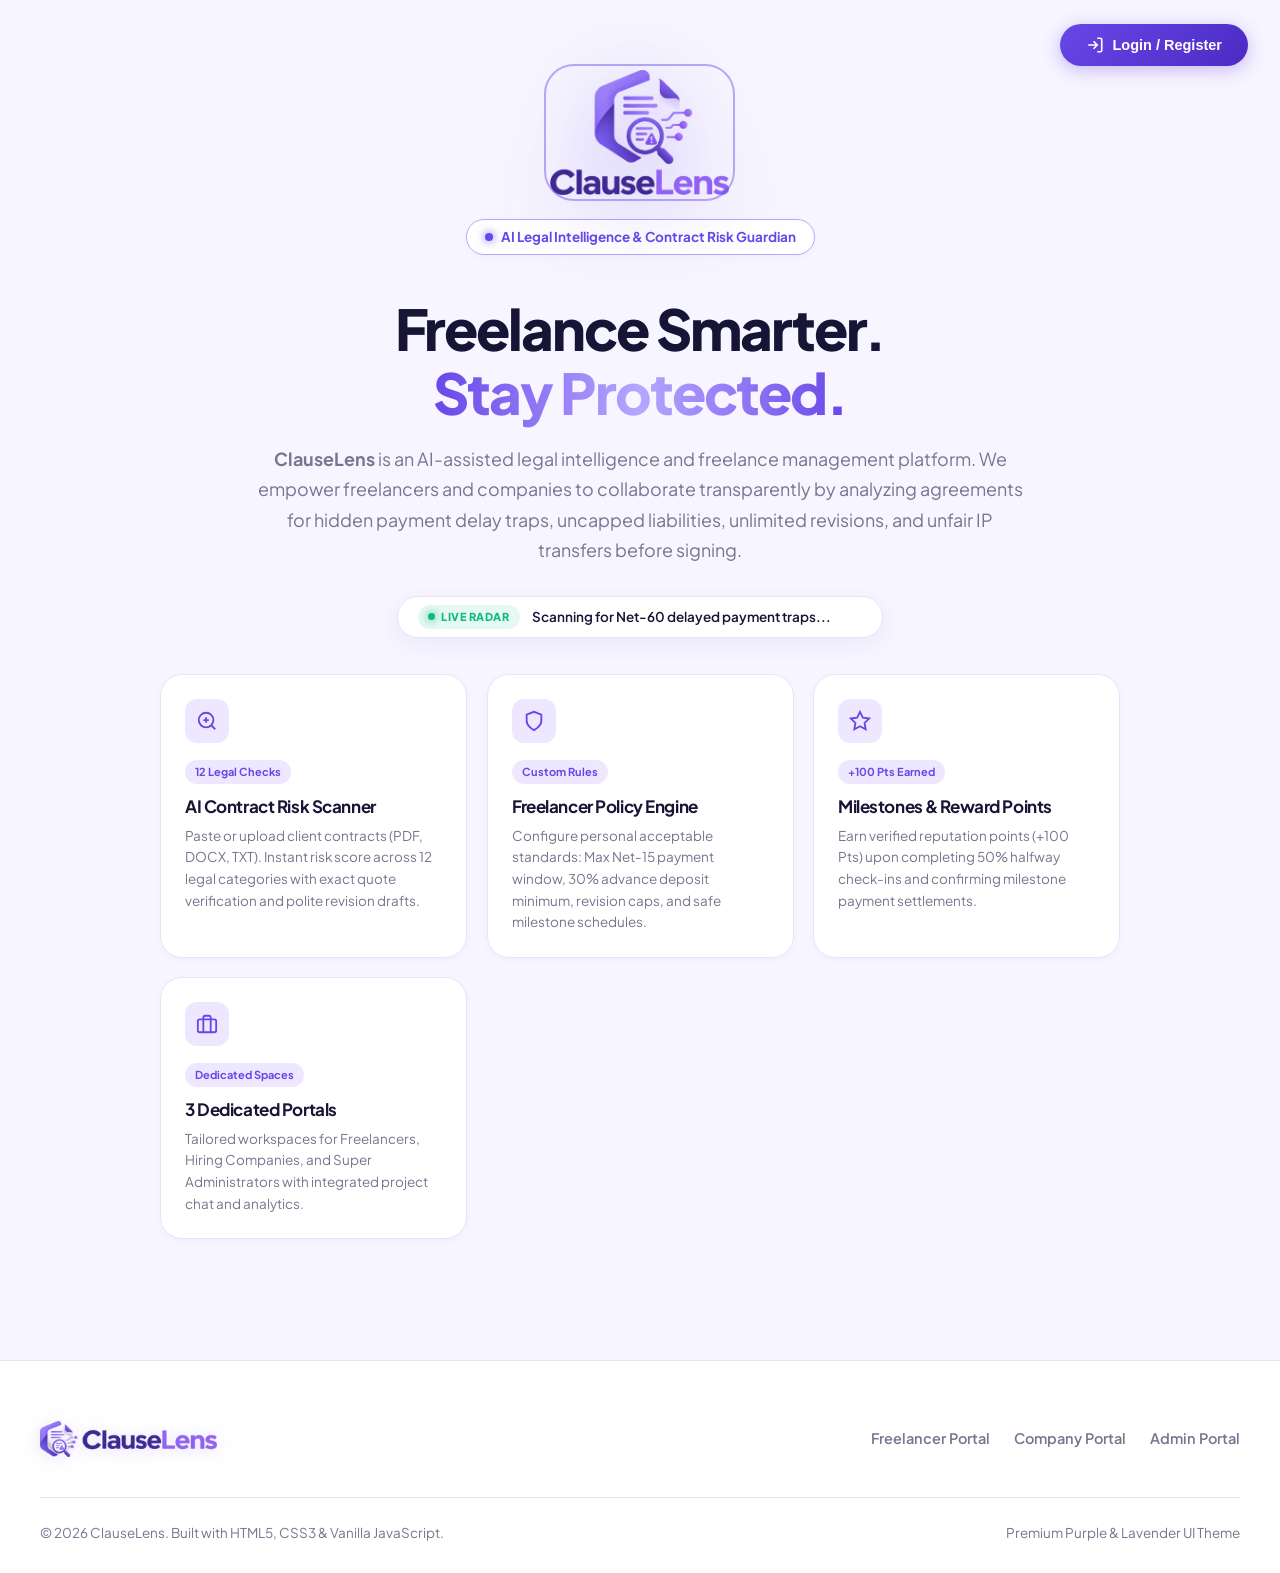
<file: src/main/webapp/index.html>
<!DOCTYPE html>
<html lang="en">
<head>
  <meta charset="utf-8">
  <meta name="viewport" content="width=device-width, initial-scale=1">
  <title>ClauseLens — Freelance Smarter. Stay Protected.</title>
  <meta name="description" content="Analyze contracts, detect risks, and manage your freelance journey — all in one place with AI-assisted legal intelligence.">
  <link rel="preconnect" href="https://fonts.googleapis.com">
  <link rel="preconnect" href="https://fonts.gstatic.com" crossorigin>
  <link href="https://fonts.googleapis.com/css2?family=Plus+Jakarta+Sans:wght@400;500;600;700;800&display=swap" rel="stylesheet">
  <link rel="stylesheet" href="css/styles.css">
  <link rel="icon" type="image/png" href="assets/img/favicon.png">
  <link rel="apple-touch-icon" href="assets/img/favicon.png">
</head>
<body>

  <!-- TOP SIDE: SINGLE LOGIN & REGISTER BUTTON -->
  <header class="top-action-bar">
    <button class="btn-auth-single" onclick="openAuthModal()" id="btn-top-auth" aria-label="Login or Register">
      <svg width="18" height="18" viewBox="0 0 24 24" fill="none" stroke="currentColor" stroke-width="2.2"><path d="M15 3h4a2 2 0 0 1 2 2v14a2 2 0 0 1-2 2h-4M10 17l5-5-5-5M15 12H3"/></svg>
      <span>Login / Register</span>
    </button>
  </header>

  <main>
    <!-- HERO INTRO: LOGO POPS UP IN CENTER, MOVES UP TO TOP-CENTER, AND ABOUT SECTION REVEALS BENEATH -->
    <section class="intro-stage" id="home">
      <!-- LOGO: POP UP & AUTOMATIC MOVE UP TO TOP CENTER -->
      <div class="popup-logo-wrap" id="brand-logo-wrap">
        <div class="popup-shield-box" style="background:none; box-shadow:none; width:auto; height:auto;">
          <img src="assets/img/logo.png" alt="ClauseLens" style="height:125px; width:auto; filter: drop-shadow(0 14px 40px rgba(104, 71, 232, 0.35)); transition: transform 0.3s ease;">
        </div>
      </div>

      <!-- ABOUT THE APP: SEQUENTIAL LINE-BY-LINE DYNAMIC CASCADE -->
      <div class="intro-about-box">
        
        <!-- LINE 1: LIVE BADGE -->
        <div class="dyn-line dyn-delay-1" style="display:inline-block; margin-bottom:18px;">
          <div class="hero-badge">
            <i class="live-pulse-dot"></i> AI Legal Intelligence & Contract Risk Guardian
          </div>
        </div>
        
        <!-- LINE 2: DYNAMIC HEADLINE (STAGGERED LINES WITH SHIMMER) -->
        <h1 class="about-headline">
          <span class="dyn-line dyn-delay-2 dyn-block">Freelance Smarter.</span>
          <span class="dyn-line dyn-delay-3 dyn-block"><span class="shimmer-text">Stay Protected.</span></span>
        </h1>

        <!-- LINE 3: DESCRIPTION PARAGRAPH -->
        <p class="about-description dyn-line dyn-delay-4">
          <strong>ClauseLens</strong> is an AI-assisted legal intelligence and freelance management platform. We empower freelancers and companies to collaborate transparently by analyzing agreements for hidden payment delay traps, uncapped liabilities, unlimited revisions, and unfair IP transfers before signing.
        </p>

        <!-- LINE 4: DYNAMIC LIVE AI RADAR SCANNER TICKER -->
        <div class="dyn-line dyn-delay-5 dynamic-scanner-ticker" id="radar-ticker">
          <span class="radar-tag"><span class="radar-ping"></span> LIVE RADAR</span>
          <span class="radar-text" id="rotating-phrase">Scanning for Net-60 delayed payment traps...</span>
        </div>

        <!-- LINE 5: 4 BENTO ABOUT HIGHLIGHT CARDS (CASCADE SEQUENTIALLY) -->
        <div class="about-highlights-grid">
          <!-- CARD 1 -->
          <div class="about-card dyn-line dyn-delay-6">
            <div class="about-card-icon">
              <svg width="22" height="22" viewBox="0 0 24 24" fill="none" stroke="currentColor" stroke-width="2"><circle cx="11" cy="11" r="8"/><line x1="21" y1="21" x2="16.65" y2="16.65"/><path d="M11 8v6M8 11h6"/></svg>
            </div>
            <div class="card-badge-pill">12 Legal Checks</div>
            <h3>AI Contract Risk Scanner</h3>
            <p>Paste or upload client contracts (PDF, DOCX, TXT). Instant risk score across 12 legal categories with exact quote verification and polite revision drafts.</p>
          </div>

          <!-- CARD 2 -->
          <div class="about-card dyn-line dyn-delay-7">
            <div class="about-card-icon">
              <svg width="22" height="22" viewBox="0 0 24 24" fill="none" stroke="currentColor" stroke-width="2"><path d="M12 22s8-4 8-10V5l-8-3-8 3v7c0 6 8 10 8 10z"/></svg>
            </div>
            <div class="card-badge-pill">Custom Rules</div>
            <h3>Freelancer Policy Engine</h3>
            <p>Configure personal acceptable standards: Max Net-15 payment window, 30% advance deposit minimum, revision caps, and safe milestone schedules.</p>
          </div>

          <!-- CARD 3 -->
          <div class="about-card dyn-line dyn-delay-8">
            <div class="about-card-icon">
              <svg width="22" height="22" viewBox="0 0 24 24" fill="none" stroke="currentColor" stroke-width="2"><polygon points="12 2 15.09 8.26 22 9.27 17 14.14 18.18 21.02 12 17.77 5.82 21.02 7 14.14 2 9.27 8.91 8.26 12 2"/></svg>
            </div>
            <div class="card-badge-pill">+100 Pts Earned</div>
            <h3>Milestones & Reward Points</h3>
            <p>Earn verified reputation points (+100 Pts) upon completing 50% halfway check-ins and confirming milestone payment settlements.</p>
          </div>

          <!-- CARD 4 -->
          <div class="about-card dyn-line dyn-delay-9">
            <div class="about-card-icon">
              <svg width="22" height="22" viewBox="0 0 24 24" fill="none" stroke="currentColor" stroke-width="2"><rect x="2" y="7" width="20" height="14" rx="2"/><path d="M16 21V5a2 2 0 0 0-2-2h-4a2 2 0 0 0-2 2v16"/></svg>
            </div>
            <div class="card-badge-pill">Dedicated Spaces</div>
            <h3>3 Dedicated Portals</h3>
            <p>Tailored workspaces for Freelancers, Hiring Companies, and Super Administrators with integrated project chat and analytics.</p>
          </div>
        </div>
      </div>
    </section>
  </main>

  <!-- FOOTER (PURPLE BRANDING) -->
  <footer style="background:#FFFFFF; border-top:1px solid var(--border); padding:60px 0 30px;">
    <div class="wrap">
      <div style="display:flex; justify-content:space-between; align-items:center; flex-wrap:wrap; gap:20px; margin-bottom:40px;">
        <a class="brand" href="#home" style="text-decoration:none;">
          <img src="assets/img/logo-horizontal.png" alt="ClauseLens" style="height:36px; width:auto; filter: drop-shadow(0 2px 8px rgba(104,71,232,0.2));">
        </a>
        <div style="display:flex; gap:24px; font-size:14.5px; font-weight:600; color:var(--text-muted); flex-wrap:wrap;">
          <a href="freelancer-login.html">Freelancer Portal</a>
          <a href="company-login.html">Company Portal</a>
          <a href="admin-login.html">Admin Portal</a>
        </div>
      </div>

      <div style="border-top:1px solid var(--border); padding-top:24px; display:flex; justify-content:space-between; align-items:center; flex-wrap:wrap; gap:12px; font-size:13.5px; color:var(--text-muted);">
        <p>&copy; <span id="year">2026</span> ClauseLens. Built with HTML5, CSS3 & Vanilla JavaScript.</p>
        <p>Premium Purple & Lavender UI Theme</p>
      </div>
    </div>
  </footer>

  <!-- DEMO POPUP MODAL -->
  <div class="modal-overlay" id="demo-modal" onclick="closeDemoModal(event)">
    <div class="modal-card" style="text-align:center;">
      <button class="modal-close" onclick="closeDemoModal()">&times;</button>
      <h3 style="margin-bottom:8px;">ClauseLens Platform Demonstration</h3>
      <p style="color:var(--text-muted); margin-bottom:24px;">Explore our 3 dedicated role workspaces:</p>
      
      <div style="display:grid; gap:12px; text-align:left; margin-bottom:24px;">
        <div style="background:var(--lavender-light); padding:16px; border-radius:var(--r-md); border:1px solid var(--lavender);">
          <strong style="color:var(--primary); font-size:15px; display:block;">1. Freelancer Portal</strong>
          <small style="color:#4B2BC3;">AI Agreement Risk Analysis, Policy Builder, and +100 point progress rewards.</small>
        </div>
        <div style="background:#FAF8FF; padding:16px; border-radius:var(--r-md); border:1px solid var(--border);">
          <strong style="font-size:15px; display:block;">2. Company Portal</strong>
          <small style="color:var(--text-muted);">Job posting, proposal evaluation, agreement drafting, and milestone tracking.</small>
        </div>
        <div style="background:#FAF8FF; padding:16px; border-radius:var(--r-md); border:1px solid var(--border);">
          <strong style="font-size:15px; display:block;">3. Super Admin Console</strong>
          <small style="color:var(--text-muted);">Platform statistics, user account moderation, and centralized analysis history.</small>
        </div>
      </div>

      <div style="display:flex; justify-content:center; gap:12px; flex-wrap:wrap;">
        <a class="btn btn-purple btn-sm" href="freelancer-login.html">Open Freelancer Demo</a>
        <a class="btn btn-line btn-sm" href="company-login.html">Open Company Demo</a>
        <a class="btn btn-line btn-sm" href="admin-login.html">Open Admin Demo</a>
      </div>
    </div>
  </div>

  <!-- ROLE AUTH MODAL (POPS UP WHEN TOP BUTTON IS CLICKED) -->
  <div class="modal-overlay" id="auth-modal" onclick="closeAuthModal(event)">
    <div class="modal-card" onclick="event.stopPropagation()" style="max-width:540px; width:100%; padding:24px 28px; text-align:left; position:relative; border-radius:22px; box-shadow:0 24px 60px rgba(23,21,54,0.18); max-height:92vh; overflow-y:auto;">
      
      <!-- Close Button -->
      <button type="button" class="modal-close" onclick="closeAuthModal()" style="position:absolute; top:18px; right:20px; font-size:24px; color:var(--text-muted); background:none; border:none; cursor:pointer; line-height:1;" aria-label="Close">&times;</button>

      <!-- Centered Brand Logo (Same as Create Account page) -->
      <div style="text-align:center; margin-bottom:16px;">
        <a class="brand" href="index.html" style="text-decoration:none; display:inline-flex; align-items:center; justify-content:center;">
          <img src="assets/img/logo.png" alt="ClauseLens" style="height:68px; width:auto; filter:drop-shadow(0 8px 24px rgba(104,71,232,0.28)); transition:transform 0.25s ease;" onmouseover="this.style.transform='scale(1.05)'" onmouseout="this.style.transform='scale(1)'">
        </a>
      </div>

      <!-- Role Tabs Switcher (Freelancer & Company only) -->
      <div style="display:flex; background:var(--lavender-subtle); padding:4px; border-radius:var(--r-pill); margin-bottom:16px;">
        <button type="button" class="role-pill-btn active" id="tab-freelancer" onclick="selectRole('freelancer')" style="font-size:14px; font-weight:700; padding:9px 0;">Freelancer</button>
        <button type="button" class="role-pill-btn" id="tab-company" onclick="selectRole('company')" style="font-size:14px; font-weight:700; padding:9px 0;">Company</button>
      </div>

      <!-- 1. SIGN IN FORM -->
      <form class="form" id="login-form" data-form="login" data-role="freelancer" novalidate style="margin:0; box-shadow:none; padding:0; border:none; background:transparent;">
        <h2 id="login-heading" style="font-size:24px; font-weight:800; color:var(--text); margin-bottom:4px; letter-spacing:-0.02em;">Freelancer Sign In</h2>
        <p class="sub" id="login-sub" style="color:var(--text-muted); font-size:13.5px; margin-bottom:18px; line-height:1.4;">Welcome back! Sign in to access your contract analyzer and jobs.</p>

        <div class="msg" role="alert" style="margin-bottom:10px;"></div>

        <div class="field" style="margin-bottom:12px;">
          <label for="email" style="display:block; font-size:13.5px; font-weight:600; color:var(--text); margin-bottom:5px;">Email Address</label>
          <input id="email" name="email" type="email" autocomplete="username" required placeholder="name@freelancer.com" style="width:100%; height:42px; padding:9px 13px; border-radius:10px; border:1.5px solid var(--border); font-size:14px; box-sizing:border-box;">
        </div>

        <div class="field" style="margin-bottom:18px;">
          <div style="display:flex; justify-content:space-between; align-items:center; margin-bottom:5px;">
            <label for="password" style="font-size:13.5px; font-weight:600; color:var(--text); margin:0;">Password</label>
            <a href="forgot-password.html" style="font-size:12.5px; color:var(--primary); font-weight:600; text-decoration:none;">Forgot Password?</a>
          </div>
          <div class="pw-wrap" style="position:relative;">
            <input id="password" name="password" type="password" autocomplete="current-password" required placeholder="Enter password" style="width:100%; height:42px; padding:9px 38px 9px 13px; border-radius:10px; border:1.5px solid var(--border); font-size:14px; box-sizing:border-box;">
            <button type="button" class="pw-toggle" onclick="togglePasswordVisibility('password')" aria-label="Toggle password visibility" style="position:absolute; right:10px; top:50%; transform:translateY(-50%); background:none; border:none; cursor:pointer; color:var(--text-muted); padding:4px;">
              <svg id="eye-icon" width="18" height="18" viewBox="0 0 24 24" fill="none" stroke="currentColor" stroke-width="2"><path d="M1 12s4-8 11-8 11 8 11 8-4 8-11 8-11-8z"/><circle cx="12" cy="12" r="3"/></svg>
            </button>
          </div>
        </div>

        <button class="btn btn-purple" type="submit" id="btn-login-submit" style="width:100%; height:44px; padding:10px; font-size:15px; font-weight:700; border-radius:12px; justify-content:center; box-shadow:0 6px 20px rgba(104,71,232,0.25);">
          Sign In to Workspace &rarr;
        </button>

        <div class="alt-link" style="text-align:center; margin-top:14px; font-size:13.5px; color:var(--text-muted);">
          Don't have an account? <a href="javascript:void(0)" onclick="setAuthMode('register')" style="color:var(--primary); font-weight:700; text-decoration:none;">Create an Account</a>
        </div>
      </form>

      <!-- 2. CREATE ACCOUNT FORM (BALANCED 2-COLUMN GRID: ALL NECESSARY FIELDS ASKED) -->
      <form class="form" id="register-form" data-form="freelancer" novalidate style="margin:0; box-shadow:none; padding:0; border:none; background:transparent; display:none;">
        <h2 id="reg-heading" style="font-size:24px; font-weight:800; color:var(--text); margin-bottom:4px; letter-spacing:-0.02em;">Create Freelancer Profile</h2>
        <p class="sub" id="reg-sub" style="color:var(--text-muted); font-size:13.5px; margin-bottom:16px; line-height:1.4;">Set up your profile to bid on projects and analyze client contracts.</p>

        <div class="msg" role="alert" style="margin-bottom:10px;"></div>
        <input type="hidden" name="skills" value="General, Consulting, Freelance Services">

        <!-- Freelancer Fields (3 rows x 2 columns = 6 necessary fields + Secondary Domains) -->
        <div id="freelancer-fields" style="display:grid; grid-template-columns:1fr 1fr; gap:10px 14px; margin-bottom:14px;">
          <div class="field" style="margin:0;">
            <label for="reg-fullName" style="display:block; font-size:13.5px; font-weight:600; color:var(--text); margin-bottom:5px;">Full Name</label>
            <input id="reg-fullName" name="fullName" required placeholder="e.g. Maya Lin" style="width:100%; height:42px; padding:9px 13px; border-radius:10px; border:1.5px solid var(--border); font-size:14px; box-sizing:border-box;">
          </div>
          <div class="field" style="margin:0;">
            <label for="reg-email-free" style="display:block; font-size:13.5px; font-weight:600; color:var(--text); margin-bottom:5px;">Email Address</label>
            <input id="reg-email-free" name="email" type="email" required placeholder="maya@freelancer.com" style="width:100%; height:42px; padding:9px 13px; border-radius:10px; border:1.5px solid var(--border); font-size:14px; box-sizing:border-box;">
          </div>
          <div class="field" style="margin:0;">
            <label for="reg-pass-free" style="display:block; font-size:13.5px; font-weight:600; color:var(--text); margin-bottom:5px;">Password</label>
            <div class="pw-wrap" style="position:relative;">
              <input id="reg-pass-free" name="password" type="password" required placeholder="8+ chars" style="width:100%; height:42px; padding:9px 38px 9px 13px; border-radius:10px; border:1.5px solid var(--border); font-size:14px; box-sizing:border-box;">
              <button type="button" class="pw-toggle" onclick="togglePasswordVisibility('reg-pass-free')" aria-label="Toggle password visibility" style="position:absolute; right:8px; top:50%; transform:translateY(-50%); background:none; border:none; cursor:pointer; color:var(--text-muted); padding:4px;">
                <svg width="18" height="18" viewBox="0 0 24 24" fill="none" stroke="currentColor" stroke-width="2"><path d="M1 12s4-8 11-8 11 8 11 8-4 8-11 8-11-8z"/><circle cx="12" cy="12" r="3"/></svg>
              </button>
            </div>
          </div>
          <div class="field" style="margin:0;">
            <label for="reg-country-free" style="display:block; font-size:13.5px; font-weight:600; color:var(--text); margin-bottom:5px;">Country</label>
            <input id="reg-country-free" name="country" required placeholder="United States, India..." style="width:100%; height:42px; padding:9px 13px; border-radius:10px; border:1.5px solid var(--border); font-size:14px; box-sizing:border-box;">
          </div>
          <div class="field" style="margin:0;">
            <label for="reg-domain" style="display:block; font-size:13.5px; font-weight:600; color:var(--text); margin-bottom:5px;">Primary Domain</label>
            <select id="reg-domain" name="primaryDomain" required style="width:100%; height:42px; padding:9px 10px; border-radius:10px; border:1.5px solid var(--border); font-size:14px; background:#FFFFFF; box-sizing:border-box;">
              <option value="Web Development">Web Development</option>
              <option value="Mobile App Development">Mobile Development</option>
              <option value="UI/UX Design">UI/UX Design</option>
              <option value="Graphic Design">Graphic Design</option>
              <option value="Content Writing">Content Writing</option>
              <option value="Digital Marketing">Digital Marketing</option>
              <option value="Software Testing">Software Testing</option>
              <option value="Data Analysis">Data Analysis</option>
              <option value="Consulting">Consulting</option>
              <option value="Other">Other</option>
            </select>
          </div>
          <div class="field" style="margin:0;">
            <label for="reg-exp" style="display:block; font-size:13.5px; font-weight:600; color:var(--text); margin-bottom:5px;">Experience</label>
            <select id="reg-exp" name="experienceLevel" required style="width:100%; height:42px; padding:9px 10px; border-radius:10px; border:1.5px solid var(--border); font-size:14px; background:#FFFFFF; box-sizing:border-box;">
              <option value="Beginner">Beginner</option>
              <option value="Intermediate" selected>Intermediate</option>
              <option value="Expert">Expert</option>
            </select>
          </div>

          <!-- Secondary Domains (Optional with + Add Domain button) -->
          <div style="grid-column: 1 / -1; display: flex; justify-content: space-between; align-items: center; padding-top: 4px; border-top: 1px dashed var(--border);">
            <label style="font-size: 13.5px; font-weight: 600; color: var(--text); font-family: 'Plus Jakarta Sans', sans-serif; margin: 0; display: flex; align-items: center; gap: 6px;">
              <span>Secondary Domains</span>
              <span style="font-size: 11.5px; font-weight: 500; color: var(--text-muted); background: var(--lavender-subtle); padding: 2px 7px; border-radius: 6px;">Optional</span>
            </label>
            <button type="button" class="btn-add-domain" onclick="addSecondaryDomainRow(this)" style="background: rgba(104, 71, 232, 0.08); border: 1.5px dashed var(--primary); color: var(--primary); border-radius: 8px; padding: 4px 10px; font-size: 12px; font-weight: 700; font-family: 'Plus Jakarta Sans', sans-serif; cursor: pointer; display: inline-flex; align-items: center; gap: 4px; transition: all 0.2s;">
              <svg width="13" height="13" viewBox="0 0 24 24" fill="none" stroke="currentColor" stroke-width="2.5"><line x1="12" y1="5" x2="12" y2="19"></line><line x1="5" y1="12" x2="19" y2="12"></line></svg>
              Add Domain
            </button>
          </div>
          <div class="secondary-domains-list" style="grid-column: 1 / -1; display: grid; grid-template-columns: 1fr 1fr; gap: 10px 14px;"></div>
        </div>

        <!-- Company Fields (3 rows x 2 columns = 6 necessary fields + Secondary Domains) -->
        <div id="company-fields" style="display:none; grid-template-columns:1fr 1fr; gap:10px 14px; margin-bottom:14px;">
          <div class="field" style="margin:0;">
            <label for="reg-companyName" style="display:block; font-size:13.5px; font-weight:600; color:var(--text); margin-bottom:5px;">Company Name</label>
            <input id="reg-companyName" name="companyName" required placeholder="e.g. Apex Software" style="width:100%; height:42px; padding:9px 13px; border-radius:10px; border:1.5px solid var(--border); font-size:14px; box-sizing:border-box;">
          </div>
          <div class="field" style="margin:0;">
            <label for="reg-email-comp" style="display:block; font-size:13.5px; font-weight:600; color:var(--text); margin-bottom:5px;">Work Email</label>
            <input id="reg-email-comp" name="email" type="email" required placeholder="contact@apexsoftware.com" style="width:100%; height:42px; padding:9px 13px; border-radius:10px; border:1.5px solid var(--border); font-size:14px; box-sizing:border-box;">
          </div>
          <div class="field" style="margin:0;">
            <label for="reg-pass-comp" style="display:block; font-size:13.5px; font-weight:600; color:var(--text); margin-bottom:5px;">Password</label>
            <div class="pw-wrap" style="position:relative;">
              <input id="reg-pass-comp" name="password" type="password" required placeholder="8+ chars" style="width:100%; height:42px; padding:9px 38px 9px 13px; border-radius:10px; border:1.5px solid var(--border); font-size:14px; box-sizing:border-box;">
              <button type="button" class="pw-toggle" onclick="togglePasswordVisibility('reg-pass-comp')" aria-label="Toggle password visibility" style="position:absolute; right:8px; top:50%; transform:translateY(-50%); background:none; border:none; cursor:pointer; color:var(--text-muted); padding:4px;">
                <svg width="18" height="18" viewBox="0 0 24 24" fill="none" stroke="currentColor" stroke-width="2"><path d="M1 12s4-8 11-8 11 8 11 8-4 8-11 8-11-8z"/><circle cx="12" cy="12" r="3"/></svg>
              </button>
            </div>
          </div>
          <div class="field" style="margin:0;">
            <label for="reg-country-comp" style="display:block; font-size:13.5px; font-weight:600; color:var(--text); margin-bottom:5px;">Country</label>
            <input id="reg-country-comp" name="country" required placeholder="United States, India..." style="width:100%; height:42px; padding:9px 13px; border-radius:10px; border:1.5px solid var(--border); font-size:14px; box-sizing:border-box;">
          </div>
          <div class="field" style="margin:0;">
            <label for="reg-industry" style="display:block; font-size:13.5px; font-weight:600; color:var(--text); margin-bottom:5px;">Industry</label>
            <select id="reg-industry" name="industry" required style="width:100%; height:42px; padding:9px 10px; border-radius:10px; border:1.5px solid var(--border); font-size:14px; background:#FFFFFF; box-sizing:border-box;">
              <option value="Technology & SaaS">Technology &amp; SaaS</option>
              <option value="FinTech">FinTech</option>
              <option value="Artificial Intelligence">Artificial Intelligence</option>
              <option value="E-Commerce">E-Commerce</option>
              <option value="Healthcare">Healthcare</option>
              <option value="Digital Marketing">Digital Marketing</option>
              <option value="Consulting">Consulting</option>
              <option value="Other">Other</option>
            </select>
          </div>
          <div class="field" style="margin:0;">
            <label for="reg-contactPerson" style="display:block; font-size:13.5px; font-weight:600; color:var(--text); margin-bottom:5px;">Contact Person</label>
            <input id="reg-contactPerson" name="contactPerson" required placeholder="e.g. Sarah Jenkins" style="width:100%; height:42px; padding:9px 13px; border-radius:10px; border:1.5px solid var(--border); font-size:14px; box-sizing:border-box;">
          </div>
        </div>

        <button class="btn btn-purple" type="submit" id="btn-reg-submit" style="width:100%; height:44px; padding:10px; font-size:15px; font-weight:700; border-radius:12px; justify-content:center; box-shadow:0 6px 20px rgba(104,71,232,0.25);">
          Complete Registration &rarr;
        </button>

        <div class="alt-link" style="text-align:center; margin-top:14px; font-size:13.5px; color:var(--text-muted);">
          Already have an account? <a href="javascript:void(0)" onclick="setAuthMode('login')" style="color:var(--primary); font-weight:700; text-decoration:none;">Sign In</a>
        </div>
      </form>

      <div style="margin-top:14px; padding-top:12px; border-top:1px solid var(--border); display:flex; justify-content:space-between; align-items:center;">
        <button type="button" onclick="closeAuthModal()" style="background:none; border:none; cursor:pointer; font-size:13px; color:var(--text-muted); font-weight:600; display:inline-flex; align-items:center; gap:6px;">
          &larr; Back to ClauseLens Home
        </button>
        <a href="admin-login.html" style="font-size:12.5px; color:var(--text-muted); font-weight:600; text-decoration:none;">
          Admin Access &rarr;
        </a>
      </div>
    </div>
  </div>

  <script src="js/api.js"></script>
  <script src="js/auth.js"></script>
  <script>
    document.getElementById('year').textContent = new Date().getFullYear();

    function openAuthModal() {
      setAuthMode('login');
      document.getElementById('auth-modal').classList.add('open');
    }
    function closeAuthModal(e) {
      if (!e || e.target.id === 'auth-modal' || (e.target.classList && e.target.classList.contains('modal-overlay'))) {
        document.getElementById('auth-modal').classList.remove('open');
      }
    }

    // Close on Escape key press
    window.addEventListener('keydown', function(e) {
      if (e.key === 'Escape') {
        const modal = document.getElementById('auth-modal');
        if (modal && modal.classList.contains('open')) {
          closeAuthModal();
        }
      }
    });

    function openDemoModal() { document.getElementById('demo-modal').classList.add('open'); }
    function closeDemoModal(e) {
      if (!e || e.target.id === 'demo-modal' || e.target.classList.contains('modal-close')) {
        document.getElementById('demo-modal').classList.remove('open');
      }
    }

    // Role Switcher Data for Popup Login Modal (Freelancer & Company)
    const roleData = {
      freelancer: {
        heading: 'Freelancer Sign In',
        sub: 'Welcome back! Sign in to access your contract analyzer and jobs.',
        email: '',
        pass: ''
      },
      company: {
        heading: 'Company Sign In',
        sub: 'Welcome back! Sign in to post jobs, manage contracts & disburse payments.',
        email: '',
        pass: ''
      }
    };
    let currentAuthMode = 'login';
    let currentRole = 'freelancer';

    function setAuthMode(mode) {
      currentAuthMode = mode;
      const isLogin = mode === 'login';
      document.getElementById('login-form').style.display = isLogin ? 'block' : 'none';
      document.getElementById('register-form').style.display = !isLogin ? 'block' : 'none';
      selectRole(currentRole);
    }

    function selectRole(role) {
      currentRole = role;
      document.querySelectorAll('.role-pill-btn').forEach(btn => btn.classList.remove('active'));
      const activeBtn = document.getElementById('tab-' + role);
      if (activeBtn) activeBtn.classList.add('active');

      if (currentAuthMode === 'login') {
        const data = roleData[role];
        if (data) {
          const form = document.getElementById('login-form');
          if (form) form.dataset.role = role;
          document.getElementById('login-heading').textContent = data.heading;
          document.getElementById('login-sub').textContent = data.sub;
          document.getElementById('email').value = data.email;
          document.getElementById('password').value = data.pass;
        }
      } else {
        const regForm = document.getElementById('register-form');
        if (regForm) regForm.dataset.form = role;
        const isFreelancer = role === 'freelancer';
        const freeDiv = document.getElementById('freelancer-fields');
        const compDiv = document.getElementById('company-fields');
        if (freeDiv && compDiv) {
          freeDiv.style.display = isFreelancer ? 'grid' : 'none';
          compDiv.style.display = isFreelancer ? 'none' : 'grid';
          freeDiv.querySelectorAll('input, select, textarea').forEach(el => el.disabled = !isFreelancer);
          compDiv.querySelectorAll('input, select, textarea').forEach(el => el.disabled = isFreelancer);
        }
        document.getElementById('reg-heading').textContent = isFreelancer ? 'Create Freelancer Profile' : 'Create Company Profile';
        document.getElementById('reg-sub').textContent = isFreelancer ? 'Set up your profile to bid on projects and analyze client contracts.' : 'Set up your profile to post jobs and analyze client contracts.';
        document.getElementById('btn-reg-submit').textContent = 'Complete Registration →';
      }
    }

    function togglePasswordVisibility(fieldId) {
      const field = document.getElementById(fieldId);
      if (!field) return;
      field.type = field.type === 'password' ? 'text' : 'password';
    }

    // Dynamic Live Legal Radar Phrase Switcher (Cycles smoothly every 2.8s)
    (function initRadarTicker() {
      const phrases = [
        "Scanning for Net-60 delayed payment traps...",
        "Detecting uncapped revision liability demands...",
        "Protecting contractor intellectual property rights...",
        "Automating 50% milestone check-in rewards (+100 Pts)...",
        "Enforcing 30% minimum upfront deposit policies...",
        "Validating mutual dual-party contract acceptance..."
      ];
      let pIdx = 0;
      const phraseEl = document.getElementById('rotating-phrase');
      if (phraseEl) {
        setInterval(() => {
          phraseEl.style.opacity = '0';
          phraseEl.style.transform = 'translateY(-8px)';
          setTimeout(() => {
            pIdx = (pIdx + 1) % phrases.length;
            phraseEl.textContent = phrases[pIdx];
            phraseEl.style.opacity = '1';
            phraseEl.style.transform = 'translateY(0)';
          }, 320);
        }, 2800);
      }
    })();
  </script>
</body>
</html>
</file>
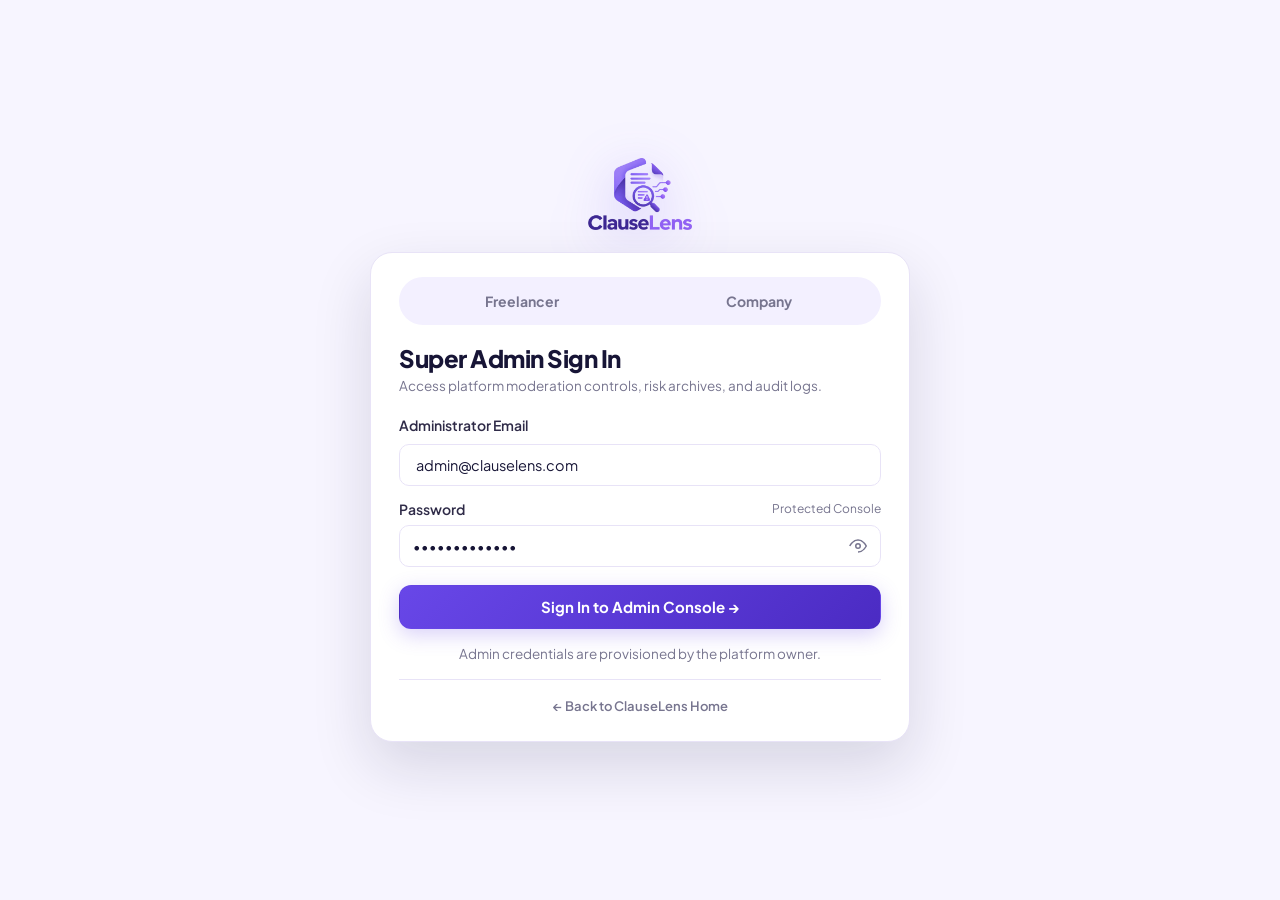
<file: src/main/webapp/admin-login.html>
<!DOCTYPE html>
<html lang="en">
<head>
  <meta charset="utf-8">
  <meta name="viewport" content="width=device-width, initial-scale=1">
  <title>Admin Sign In — ClauseLens</title>
  <link rel="preconnect" href="https://fonts.googleapis.com">
  <link rel="preconnect" href="https://fonts.gstatic.com" crossorigin>
  <link href="https://fonts.googleapis.com/css2?family=Plus+Jakarta+Sans:wght@400;500;600;700;800&display=swap" rel="stylesheet">
  <link rel="stylesheet" href="css/styles.css">
  <style>
    .role-pill-btn {
      flex: 1;
      text-align: center;
      padding: 9px 0;
      border-radius: var(--r-pill);
      font-size: 14px;
      font-weight: 700;
      color: var(--text-muted);
      border: none;
      background: transparent;
      cursor: pointer;
      text-decoration: none;
      display: inline-block;
      transition: all 0.2s;
    }
    .role-pill-btn.active {
      background: #FFFFFF;
      color: var(--primary);
      box-shadow: 0 2px 8px rgba(104, 71, 232, 0.15);
    }
    .pw-wrap {
      position: relative;
    }
    .pw-wrap input {
      width: 100%;
      height: 42px;
      padding: 9px 38px 9px 13px;
      border-radius: 10px;
      border: 1.5px solid var(--border);
      font-size: 14px;
      transition: border-color 0.2s, box-shadow 0.2s;
    }
    .pw-wrap input:focus {
      outline: none;
      border-color: var(--primary);
      box-shadow: 0 0 0 3px rgba(104, 71, 232, 0.12);
    }
    .pw-toggle {
      position: absolute;
      right: 10px;
      top: 50%;
      transform: translateY(-50%);
      background: none;
      border: none;
      cursor: pointer;
      color: var(--text-muted);
      padding: 4px;
      display: grid;
      place-items: center;
    }
    .pw-toggle:hover { color: var(--primary); }
    .form-input-clean {
      width: 100%;
      height: 42px;
      padding: 9px 13px;
      border-radius: 10px;
      border: 1.5px solid var(--border);
      font-size: 14px;
      background: #FFFFFF;
      transition: border-color 0.2s, box-shadow 0.2s;
    }
    .form-input-clean:focus {
      outline: none;
      border-color: var(--primary);
      box-shadow: 0 0 0 3px rgba(104, 71, 232, 0.12);
    }
    .form-label-clean {
      display: block;
      font-size: 13.5px;
      font-weight: 600;
      color: var(--text);
      margin-bottom: 5px;
    }
  </style>
  <link rel="icon" type="image/png" href="assets/img/favicon.png">
</head>
<body style="background: #F7F5FF; min-height: 100vh; display: flex; flex-direction: column; align-items: center; justify-content: center; padding: 24px 16px; margin: 0; font-family: 'Plus Jakarta Sans', sans-serif;">

  <!-- Centered Brand Logo -->
  <a class="brand" href="index.html" style="margin-bottom: 22px; text-decoration: none; display: inline-flex; align-items: center; justify-content: center;">
    <img src="assets/img/logo.png" alt="ClauseLens" style="height: 72px; width: auto; filter: drop-shadow(0 8px 24px rgba(104,71,232,0.28)); transition: transform 0.25s ease;" onmouseover="this.style.transform='scale(1.05)'" onmouseout="this.style.transform='scale(1)'">
  </a>

  <!-- Floating Centered Card (Unified 540px Standard) -->
  <div class="auth-card-theme" style="max-width: 540px; width: 100%; margin: 0 auto; box-shadow: 0 24px 60px rgba(23, 21, 54, 0.14); border-radius: 22px; padding: 24px 28px; background: #FFFFFF; box-sizing: border-box;">
    
    <!-- Top Pill Switcher -->
    <div style="display: flex; background: var(--lavender-subtle); padding: 4px; border-radius: var(--r-pill); margin-bottom: 18px;">
      <a href="freelancer-login.html" class="role-pill-btn">Freelancer</a>
      <a href="company-login.html" class="role-pill-btn">Company</a>
    </div>

    <h2 style="font-size: 24px; font-weight: 800; color: var(--text); margin-bottom: 4px; letter-spacing: -0.02em;">Super Admin Sign In</h2>
    <p class="sub" style="color: var(--text-muted); font-size: 13.5px; margin-bottom: 18px; line-height: 1.4;">Access platform moderation controls, risk archives, and audit logs.</p>

    <form class="form" data-form="login" data-role="admin" novalidate style="margin: 0; padding: 0; border: none; box-shadow: none; background: transparent; max-width: 100%;">
      <div class="msg" role="alert" style="margin-bottom: 10px;"></div>

      <div class="field" style="margin-bottom: 12px;">
        <label for="email" class="form-label-clean">Administrator Email</label>
        <input id="email" name="email" type="email" autocomplete="username" value="admin@clauselens.com" required placeholder="admin@clauselens.com" class="form-input-clean">
      </div>

      <div class="field" style="margin-bottom: 18px;">
        <div style="display: flex; justify-content: space-between; align-items: center; margin-bottom: 5px;">
          <label for="password" class="form-label-clean" style="margin: 0;">Password</label>
          <span style="font-size: 12px; color: var(--text-muted);">Protected Console</span>
        </div>
        <div class="pw-wrap">
          <input id="password" name="password" type="password" autocomplete="current-password" value="AdminPass123!" required placeholder="Enter admin password">
          <button type="button" class="pw-toggle" onclick="togglePasswordVisibility('password')" aria-label="Toggle password visibility">
            <svg width="18" height="18" viewBox="0 0 24 24" fill="none" stroke="currentColor" stroke-width="2"><path d="M1 12s4-8 11-8 11 8 11 8-4 8-11 8-11-8z"/><circle cx="12" cy="12" r="3"/></svg>
          </button>
        </div>
      </div>

      <button class="btn btn-purple" type="submit" style="width: 100%; height: 44px; padding: 10px; font-size: 15px; font-weight: 700; border-radius: 12px; justify-content: center; box-shadow: 0 6px 20px rgba(104, 71, 232, 0.25);">
        Sign In to Admin Console &rarr;
      </button>

      <div class="alt-link" style="text-align: center; margin-top: 14px; font-size: 13.5px; color: var(--text-muted);">
        Admin credentials are provisioned by the platform owner.
      </div>

      <div style="margin-top: 14px; padding-top: 12px; border-top: 1px solid var(--border); text-align: center;">
        <a href="index.html" style="font-size: 13px; color: var(--text-muted); font-weight: 600; text-decoration: none; display: inline-flex; align-items: center; gap: 6px;">
          &larr; Back to ClauseLens Home
        </a>
      </div>
    </form>
  </div>

  <script src="js/auth.js"></script>
  <script>
    function togglePasswordVisibility(id) {
      const input = document.getElementById(id);
      if (!input) return;
      input.type = input.type === 'password' ? 'text' : 'password';
    }
  </script>
</body>
</html>
</file>
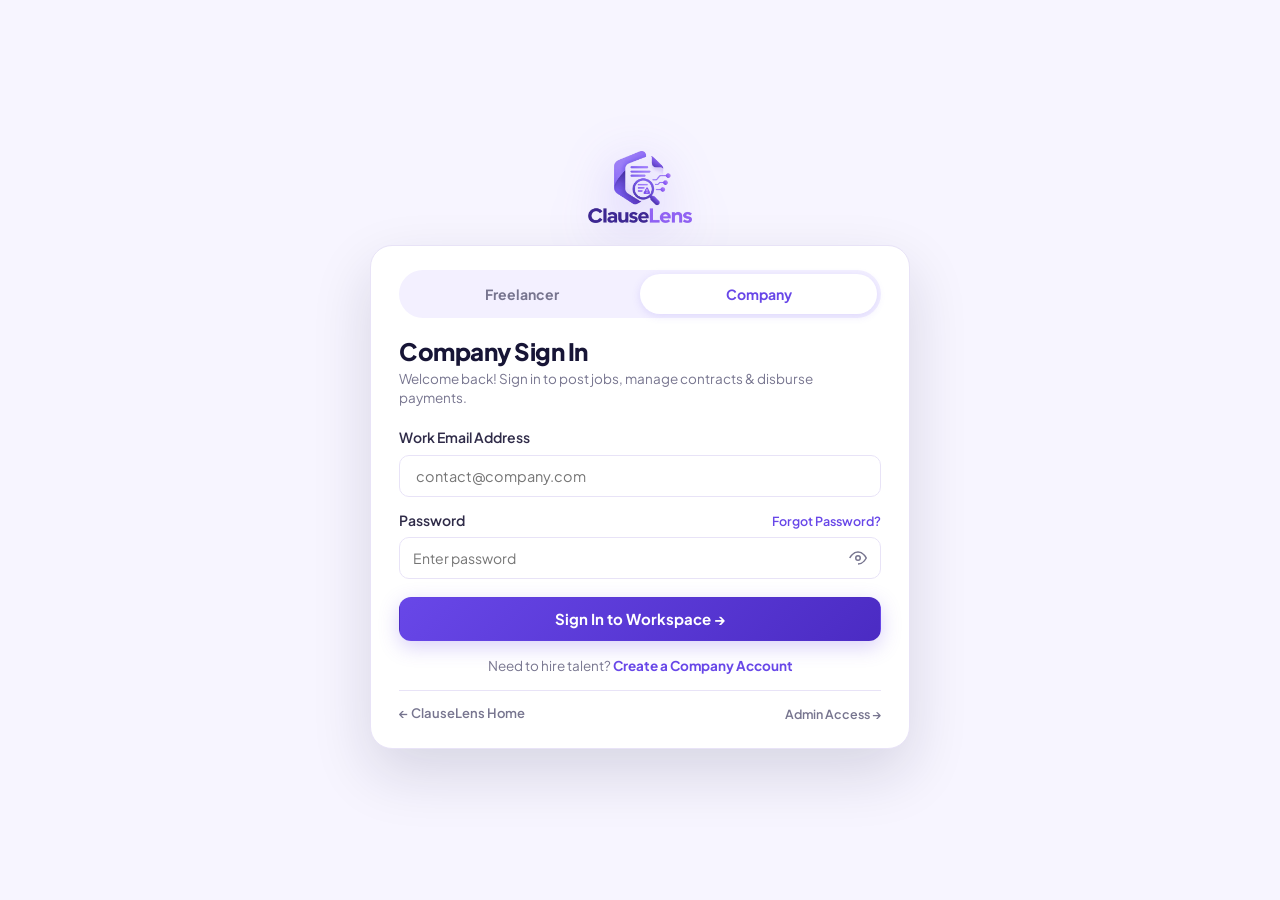
<file: src/main/webapp/company-login.html>
<!DOCTYPE html>
<html lang="en">
<head>
  <meta charset="utf-8">
  <meta name="viewport" content="width=device-width, initial-scale=1">
  <title>Company Sign In — ClauseLens</title>
  <link rel="preconnect" href="https://fonts.googleapis.com">
  <link rel="preconnect" href="https://fonts.gstatic.com" crossorigin>
  <link href="https://fonts.googleapis.com/css2?family=Plus+Jakarta+Sans:wght@400;500;600;700;800&display=swap" rel="stylesheet">
  <link rel="stylesheet" href="css/styles.css">
  <style>
    .role-pill-btn {
      flex: 1;
      text-align: center;
      padding: 9px 0;
      border-radius: var(--r-pill);
      font-size: 14px;
      font-weight: 700;
      color: var(--text-muted);
      border: none;
      background: transparent;
      cursor: pointer;
      text-decoration: none;
      display: inline-block;
      transition: all 0.2s;
    }
    .role-pill-btn.active {
      background: #FFFFFF;
      color: var(--primary);
      box-shadow: 0 2px 8px rgba(104, 71, 232, 0.15);
    }
    .pw-wrap {
      position: relative;
    }
    .pw-wrap input {
      width: 100%;
      height: 42px;
      padding: 9px 38px 9px 13px;
      border-radius: 10px;
      border: 1.5px solid var(--border);
      font-size: 14px;
      transition: border-color 0.2s, box-shadow 0.2s;
    }
    .pw-wrap input:focus {
      outline: none;
      border-color: var(--primary);
      box-shadow: 0 0 0 3px rgba(104, 71, 232, 0.12);
    }
    .pw-toggle {
      position: absolute;
      right: 10px;
      top: 50%;
      transform: translateY(-50%);
      background: none;
      border: none;
      cursor: pointer;
      color: var(--text-muted);
      padding: 4px;
      display: grid;
      place-items: center;
    }
    .pw-toggle:hover { color: var(--primary); }
    .form-input-clean {
      width: 100%;
      height: 42px;
      padding: 9px 13px;
      border-radius: 10px;
      border: 1.5px solid var(--border);
      font-size: 14px;
      background: #FFFFFF;
      transition: border-color 0.2s, box-shadow 0.2s;
    }
    .form-input-clean:focus {
      outline: none;
      border-color: var(--primary);
      box-shadow: 0 0 0 3px rgba(104, 71, 232, 0.12);
    }
    .form-label-clean {
      display: block;
      font-size: 13.5px;
      font-weight: 600;
      color: var(--text);
      margin-bottom: 5px;
    }
  </style>
  <link rel="icon" type="image/png" href="assets/img/favicon.png">
</head>
<body style="background: #F7F5FF; min-height: 100vh; display: flex; flex-direction: column; align-items: center; justify-content: center; padding: 24px 16px; margin: 0; font-family: 'Plus Jakarta Sans', sans-serif;">

  <!-- Centered Brand Logo -->
  <a class="brand" href="index.html" style="margin-bottom: 22px; text-decoration: none; display: inline-flex; align-items: center; justify-content: center;">
    <img src="assets/img/logo.png" alt="ClauseLens" style="height: 72px; width: auto; filter: drop-shadow(0 8px 24px rgba(104,71,232,0.28)); transition: transform 0.25s ease;" onmouseover="this.style.transform='scale(1.05)'" onmouseout="this.style.transform='scale(1)'">
  </a>

  <!-- Floating Centered Card (Unified 540px Standard) -->
  <div class="auth-card-theme" style="max-width: 540px; width: 100%; margin: 0 auto; box-shadow: 0 24px 60px rgba(23, 21, 54, 0.14); border-radius: 22px; padding: 24px 28px; background: #FFFFFF; box-sizing: border-box;">
    
    <!-- Top Pill Switcher -->
    <div style="display: flex; background: var(--lavender-subtle); padding: 4px; border-radius: var(--r-pill); margin-bottom: 18px;">
      <a href="freelancer-login.html" class="role-pill-btn">Freelancer</a>
      <a href="company-login.html" class="role-pill-btn active">Company</a>
    </div>

    <h2 style="font-size: 24px; font-weight: 800; color: var(--text); margin-bottom: 4px; letter-spacing: -0.02em;">Company Sign In</h2>
    <p class="sub" style="color: var(--text-muted); font-size: 13.5px; margin-bottom: 18px; line-height: 1.4;">Welcome back! Sign in to post jobs, manage contracts & disburse payments.</p>

    <form class="form" data-form="login" data-role="company" novalidate style="margin: 0; padding: 0; border: none; box-shadow: none; background: transparent; max-width: 100%;">
      <div class="msg" role="alert" style="margin-bottom: 10px;"></div>

      <div class="field" style="margin-bottom: 12px;">
        <label for="email" class="form-label-clean">Work Email Address</label>
        <input id="email" name="email" type="email" autocomplete="username" required placeholder="contact@company.com" class="form-input-clean">
      </div>

      <div class="field" style="margin-bottom: 18px;">
        <div style="display: flex; justify-content: space-between; align-items: center; margin-bottom: 5px;">
          <label for="password" class="form-label-clean" style="margin: 0;">Password</label>
          <a href="forgot-password.html" style="font-size: 12.5px; color: var(--primary); font-weight: 600; text-decoration: none;">Forgot Password?</a>
        </div>
        <div class="pw-wrap">
          <input id="password" name="password" type="password" autocomplete="current-password" required placeholder="Enter password">
          <button type="button" class="pw-toggle" onclick="togglePasswordVisibility('password')" aria-label="Toggle password visibility">
            <svg width="18" height="18" viewBox="0 0 24 24" fill="none" stroke="currentColor" stroke-width="2"><path d="M1 12s4-8 11-8 11 8 11 8-4 8-11 8-11-8z"/><circle cx="12" cy="12" r="3"/></svg>
          </button>
        </div>
      </div>

      <button class="btn btn-purple" type="submit" style="width: 100%; height: 44px; padding: 10px; font-size: 15px; font-weight: 700; border-radius: 12px; justify-content: center; box-shadow: 0 6px 20px rgba(104, 71, 232, 0.25);">
        Sign In to Workspace &rarr;
      </button>

      <div class="alt-link" style="text-align: center; margin-top: 14px; font-size: 13.5px; color: var(--text-muted);">
        Need to hire talent? <a href="register-company.html" style="color: var(--primary); font-weight: 700; text-decoration: none;">Create a Company Account</a>
      </div>

      <div style="margin-top: 14px; padding-top: 12px; border-top: 1px solid var(--border); text-align: center; display: flex; justify-content: space-between; align-items: center;">
        <a href="index.html" style="font-size: 13px; color: var(--text-muted); font-weight: 600; text-decoration: none; display: inline-flex; align-items: center; gap: 6px;">
          &larr; ClauseLens Home
        </a>
        <a href="admin-login.html" style="font-size: 12.5px; color: var(--text-muted); font-weight: 600; text-decoration: none;">
          Admin Access &rarr;
        </a>
      </div>
    </form>
  </div>

  <script src="js/auth.js"></script>
  <script>
    function togglePasswordVisibility(id) {
      const input = document.getElementById(id);
      if (!input) return;
      input.type = input.type === 'password' ? 'text' : 'password';
    }
  </script>
</body>
</html>
</file>
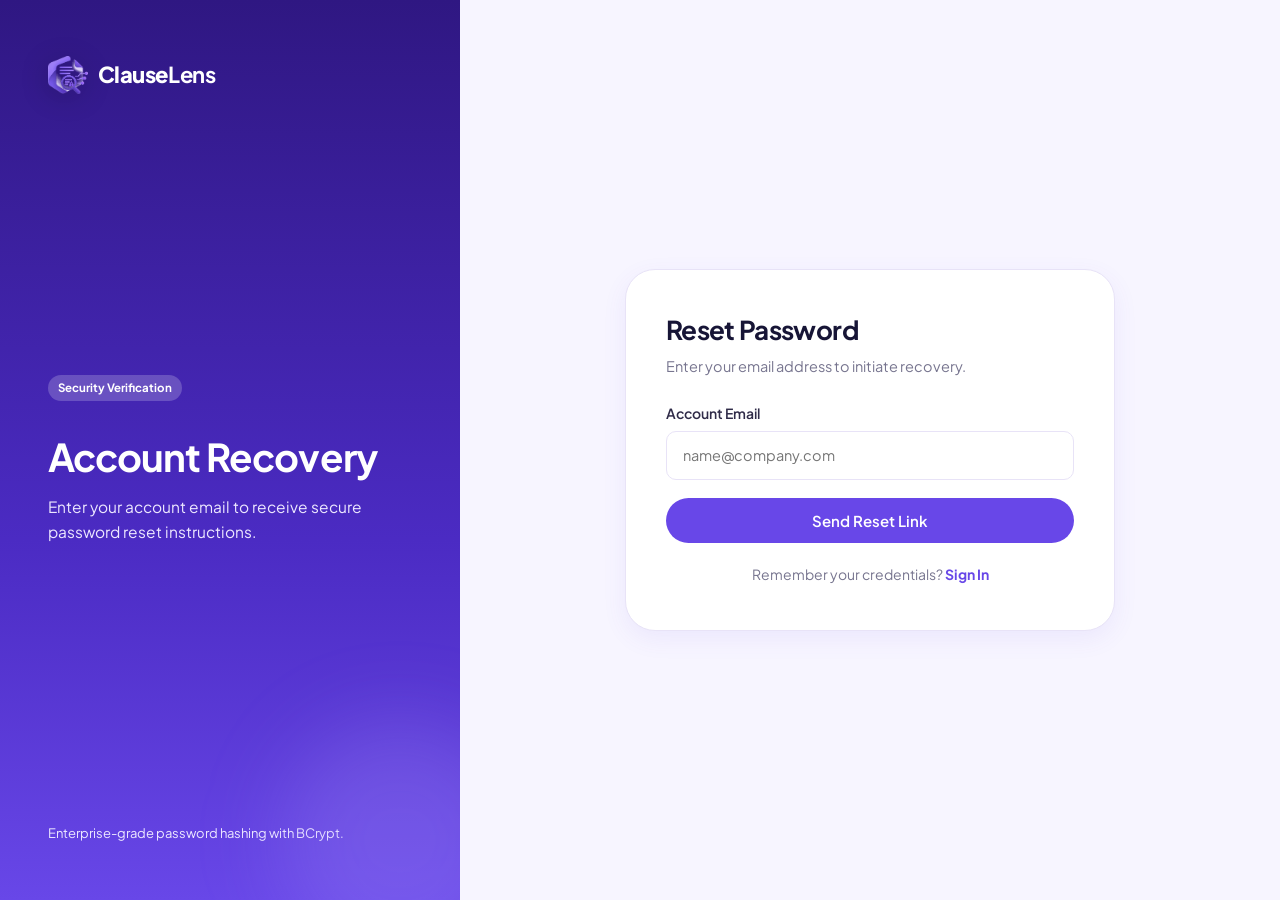
<file: src/main/webapp/forgot-password.html>
<!DOCTYPE html>
<html lang="en">
<head>
  <meta charset="utf-8">
  <meta name="viewport" content="width=device-width,initial-scale=1">
  <title>Forgot Password | ClauseLens</title>
  <link rel="preconnect" href="https://fonts.googleapis.com">
  <link rel="preconnect" href="https://fonts.gstatic.com" crossorigin>
  <link href="https://fonts.googleapis.com/css2?family=Plus+Jakarta+Sans:wght@400;500;600;700;800&display=swap" rel="stylesheet">
  <link rel="stylesheet" href="css/styles.css">
  <link rel="icon" type="image/png" href="assets/img/favicon.png">
</head>
<body>
  <div class="auth">
    <aside class="auth-side">
      <a class="brand" href="index.html" style="text-decoration:none; display:inline-flex; align-items:center; gap:10px;">
        <img src="assets/img/logo-icon.png" alt="ClauseLens" style="height:38px; width:auto; filter: drop-shadow(0 4px 12px rgba(0,0,0,0.25));">
        <span style="color:#FFFFFF; font-size:22px; font-weight:800;">Clause<strong>Lens</strong></span>
      </a>
      <div>
        <span class="tag" style="background:rgba(255,255,255,0.2); color:#FFFFFF; margin-bottom:12px;">Security Verification</span>
        <h1>Account Recovery</h1>
        <p>Enter your account email to receive secure password reset instructions.</p>
      </div>
      <p style="font-size:13px; color:#EDE8FF;">Enterprise-grade password hashing with BCrypt.</p>
    </aside>

    <main class="auth-main">
      <form class="form" id="forgot-form" onsubmit="handleForgot(event)">
        <h2>Reset Password</h2>
        <p class="sub">Enter your email address to initiate recovery.</p>
        
        <div class="msg" id="forgot-msg" role="alert"></div>

        <div class="field">
          <label for="email">Account Email</label>
          <input id="email" type="email" required placeholder="name@company.com">
        </div>

        <button class="btn btn-green" type="submit" id="btn-submit" style="width:100%;">Send Reset Link</button>

        <p class="alt-link">
          Remember your credentials? <a href="freelancer-login.html">Sign In</a>
        </p>
      </form>
    </main>
  </div>

  <script src="js/api.js"></script>
  <script>
    async function handleForgot(e) {
      e.preventDefault();
      const email = document.getElementById('email').value.trim();
      const msg = document.getElementById('forgot-msg');
      const btn = document.getElementById('btn-submit');

      btn.disabled = true;
      btn.textContent = 'Verifying...';

      try {
        const res = await API.post('api/forgot-password', { email });
        msg.className = 'msg ok';
        msg.textContent = res.message;
      } catch (err) {
        msg.className = 'msg err';
        msg.textContent = err.message;
      } finally {
        btn.disabled = false;
        btn.textContent = 'Send Reset Link';
      }
    }
  </script>
</body>
</html>
</file>
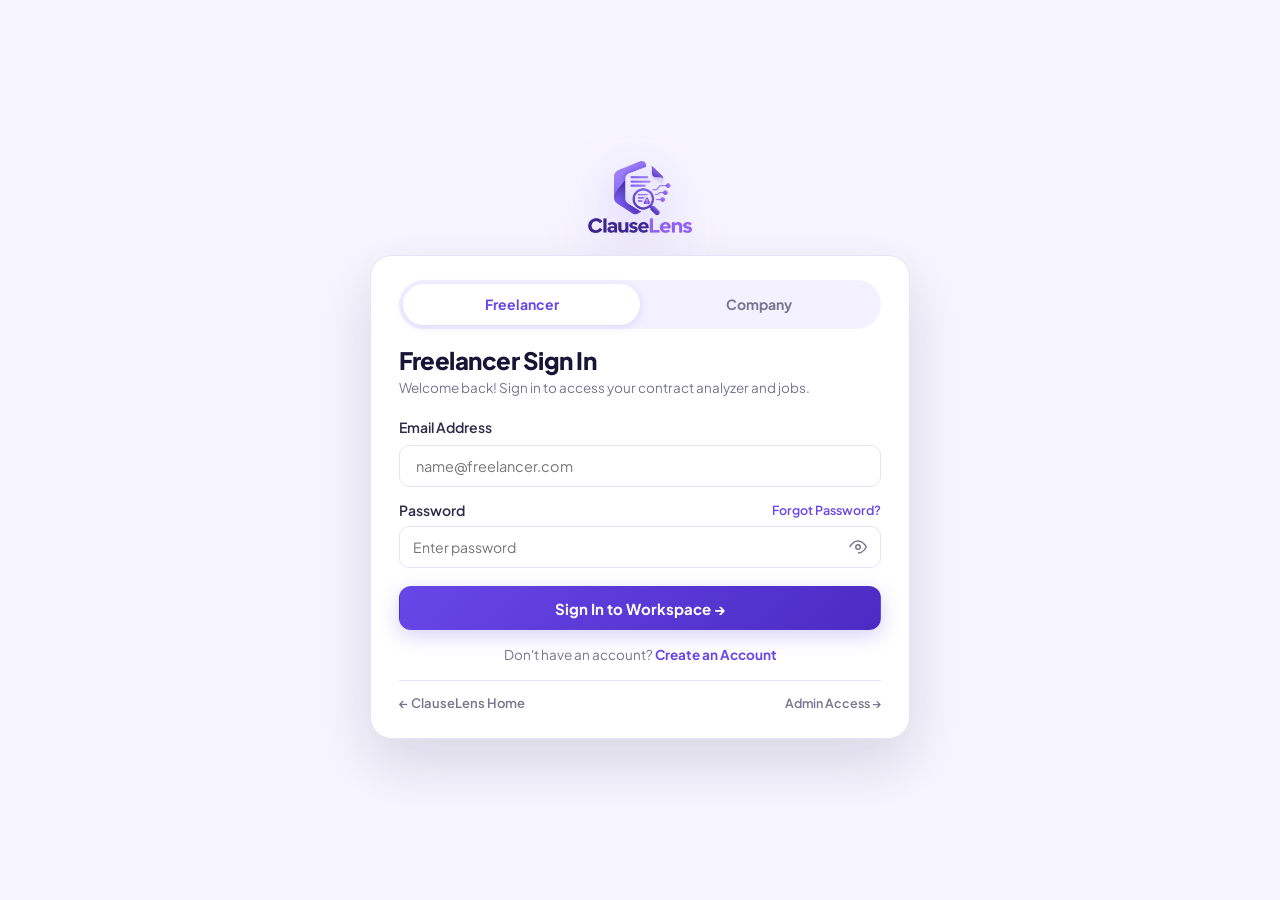
<file: src/main/webapp/freelancer-login.html>
<!DOCTYPE html>
<html lang="en">
<head>
  <meta charset="utf-8">
  <meta name="viewport" content="width=device-width, initial-scale=1">
  <title>Freelancer Sign In — ClauseLens</title>
  <link rel="preconnect" href="https://fonts.googleapis.com">
  <link rel="preconnect" href="https://fonts.gstatic.com" crossorigin>
  <link href="https://fonts.googleapis.com/css2?family=Plus+Jakarta+Sans:wght@400;500;600;700;800&display=swap" rel="stylesheet">
  <link rel="stylesheet" href="css/styles.css">
  <style>
    .role-pill-btn {
      flex: 1;
      text-align: center;
      padding: 9px 0;
      border-radius: var(--r-pill);
      font-size: 14px;
      font-weight: 700;
      color: var(--text-muted);
      border: none;
      background: transparent;
      cursor: pointer;
      text-decoration: none;
      display: inline-block;
      transition: all 0.2s;
    }
    .role-pill-btn.active {
      background: #FFFFFF;
      color: var(--primary);
      box-shadow: 0 2px 8px rgba(104, 71, 232, 0.15);
    }
    .pw-wrap {
      position: relative;
    }
    .pw-wrap input {
      width: 100%;
      height: 42px;
      padding: 9px 38px 9px 13px;
      border-radius: 10px;
      border: 1.5px solid var(--border);
      font-size: 14px;
      transition: border-color 0.2s, box-shadow 0.2s;
    }
    .pw-wrap input:focus {
      outline: none;
      border-color: var(--primary);
      box-shadow: 0 0 0 3px rgba(104, 71, 232, 0.12);
    }
    .pw-toggle {
      position: absolute;
      right: 10px;
      top: 50%;
      transform: translateY(-50%);
      background: none;
      border: none;
      cursor: pointer;
      color: var(--text-muted);
      padding: 4px;
      display: grid;
      place-items: center;
    }
    .pw-toggle:hover { color: var(--primary); }
    .form-input-clean {
      width: 100%;
      height: 42px;
      padding: 9px 13px;
      border-radius: 10px;
      border: 1.5px solid var(--border);
      font-size: 14px;
      background: #FFFFFF;
      transition: border-color 0.2s, box-shadow 0.2s;
    }
    .form-input-clean:focus {
      outline: none;
      border-color: var(--primary);
      box-shadow: 0 0 0 3px rgba(104, 71, 232, 0.12);
    }
    .form-label-clean {
      display: block;
      font-size: 13.5px;
      font-weight: 600;
      color: var(--text);
      margin-bottom: 5px;
    }
  </style>
  <link rel="icon" type="image/png" href="assets/img/favicon.png">
</head>
<body style="background: #F7F5FF; min-height: 100vh; display: flex; flex-direction: column; align-items: center; justify-content: center; padding: 24px 16px; margin: 0; font-family: 'Plus Jakarta Sans', sans-serif;">

  <!-- Centered Brand Logo -->
  <a class="brand" href="index.html" style="margin-bottom: 22px; text-decoration: none; display: inline-flex; align-items: center; justify-content: center;">
    <img src="assets/img/logo.png" alt="ClauseLens" style="height: 72px; width: auto; filter: drop-shadow(0 8px 24px rgba(104,71,232,0.28)); transition: transform 0.25s ease;" onmouseover="this.style.transform='scale(1.05)'" onmouseout="this.style.transform='scale(1)'">
  </a>

  <!-- Floating Centered Card (Unified 540px Standard) -->
  <div class="auth-card-theme" style="max-width: 540px; width: 100%; margin: 0 auto; box-shadow: 0 24px 60px rgba(23, 21, 54, 0.14); border-radius: 22px; padding: 24px 28px; background: #FFFFFF; box-sizing: border-box;">
    
    <!-- Top Pill Switcher -->
    <div style="display: flex; background: var(--lavender-subtle); padding: 4px; border-radius: var(--r-pill); margin-bottom: 16px;">
      <a href="freelancer-login.html" class="role-pill-btn active">Freelancer</a>
      <a href="company-login.html" class="role-pill-btn">Company</a>
    </div>

    <h2 style="font-size: 24px; font-weight: 800; color: var(--text); margin-bottom: 4px; letter-spacing: -0.02em;">Freelancer Sign In</h2>
    <p class="sub" style="color: var(--text-muted); font-size: 13.5px; margin-bottom: 18px; line-height: 1.4;">Welcome back! Sign in to access your contract analyzer and jobs.</p>

    <form class="form" data-form="login" data-role="freelancer" novalidate style="margin: 0; padding: 0; border: none; box-shadow: none; background: transparent; max-width: 100%;">
      <div class="msg" role="alert" style="margin-bottom: 10px;"></div>

      <div class="field" style="margin-bottom: 12px;">
        <label for="email" class="form-label-clean">Email Address</label>
        <input id="email" name="email" type="email" autocomplete="username" required placeholder="name@freelancer.com" class="form-input-clean">
      </div>

      <div class="field" style="margin-bottom: 18px;">
        <div style="display: flex; justify-content: space-between; align-items: center; margin-bottom: 5px;">
          <label for="password" class="form-label-clean" style="margin: 0;">Password</label>
          <a href="forgot-password.html" style="font-size: 12.5px; color: var(--primary); font-weight: 600; text-decoration: none;">Forgot Password?</a>
        </div>
        <div class="pw-wrap">
          <input id="password" name="password" type="password" autocomplete="current-password" required placeholder="Enter password">
          <button type="button" class="pw-toggle" onclick="togglePasswordVisibility('password')" aria-label="Toggle password visibility">
            <svg width="18" height="18" viewBox="0 0 24 24" fill="none" stroke="currentColor" stroke-width="2"><path d="M1 12s4-8 11-8 11 8 11 8-4 8-11 8-11-8z"/><circle cx="12" cy="12" r="3"/></svg>
          </button>
        </div>
      </div>

      <button class="btn btn-purple" type="submit" style="width: 100%; height: 44px; padding: 10px; font-size: 15px; font-weight: 700; border-radius: 12px; justify-content: center; box-shadow: 0 6px 20px rgba(104, 71, 232, 0.25);">
        Sign In to Workspace &rarr;
      </button>

      <div class="alt-link" style="text-align: center; margin-top: 14px; font-size: 13.5px; color: var(--text-muted);">
        Don't have an account? <a href="register-freelancer.html" style="color: var(--primary); font-weight: 700; text-decoration: none;">Create an Account</a>
      </div>

      <div style="margin-top: 14px; padding-top: 12px; border-top: 1px solid var(--border); text-align: center; display: flex; justify-content: space-between; align-items: center;">
        <a href="index.html" style="font-size: 13px; color: var(--text-muted); font-weight: 600; text-decoration: none; display: inline-flex; align-items: center; gap: 6px;">
          &larr; ClauseLens Home
        </a>
        <a href="admin-login.html" style="font-size: 12.5px; color: var(--text-muted); font-weight: 600; text-decoration: none;">
          Admin Access &rarr;
        </a>
      </div>
    </form>
  </div>

  <script src="js/auth.js"></script>
  <script>
    function togglePasswordVisibility(id) {
      const input = document.getElementById(id);
      if (!input) return;
      input.type = input.type === 'password' ? 'text' : 'password';
    }
  </script>
</body>
</html>
</file>
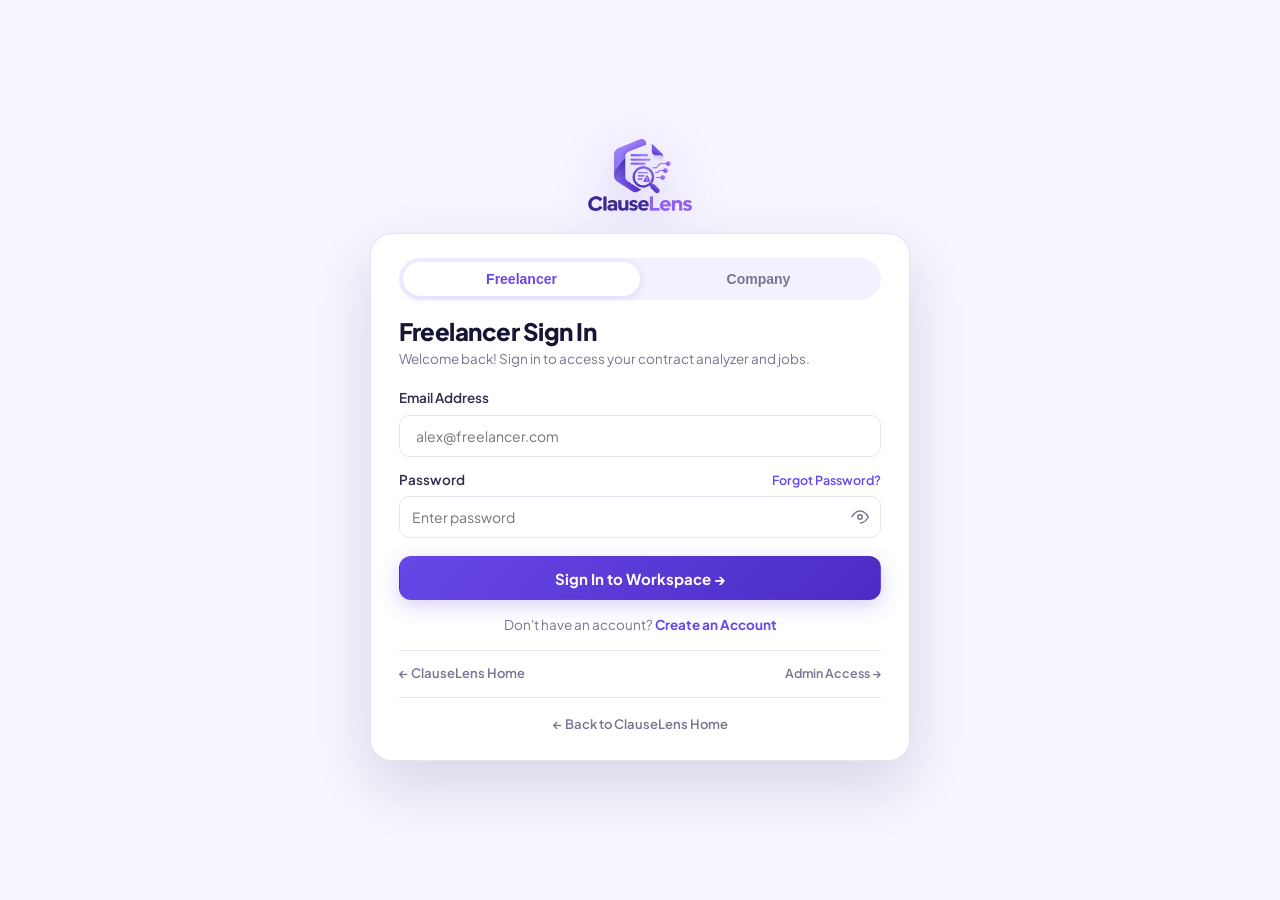
<file: src/main/webapp/login.html>
<!DOCTYPE html>
<html lang="en">
<head>
  <meta charset="utf-8">
  <meta name="viewport" content="width=device-width, initial-scale=1">
  <title>Sign In & Register — ClauseLens</title>
  <link rel="preconnect" href="https://fonts.googleapis.com">
  <link rel="preconnect" href="https://fonts.gstatic.com" crossorigin>
  <link href="https://fonts.googleapis.com/css2?family=Plus+Jakarta+Sans:wght@400;500;600;700;800&display=swap" rel="stylesheet">
  <link rel="stylesheet" href="css/styles.css">
  <style>
    .role-pill-btn {
      flex: 1;
      text-align: center;
      padding: 9px 0;
      border-radius: var(--r-pill);
      font-size: 14px;
      font-weight: 700;
      color: var(--text-muted);
      border: none;
      background: transparent;
      cursor: pointer;
      transition: all 0.2s;
    }
    .role-pill-btn.active {
      background: #FFFFFF;
      color: var(--primary);
      box-shadow: 0 2px 8px rgba(104, 71, 232, 0.15);
    }
    .pw-wrap {
      position: relative;
    }
    .pw-wrap input {
      width: 100%;
      height: 40px;
      padding: 8px 36px 8px 12px;
      border-radius: 10px;
      border: 1.5px solid var(--border);
      font-size: 13.5px;
      transition: border-color 0.2s, box-shadow 0.2s;
      box-sizing: border-box;
    }
    .pw-wrap input:focus {
      outline: none;
      border-color: var(--primary);
      box-shadow: 0 0 0 3px rgba(104, 71, 232, 0.12);
    }
    .pw-toggle {
      position: absolute;
      right: 8px;
      top: 50%;
      transform: translateY(-50%);
      background: none;
      border: none;
      cursor: pointer;
      color: var(--text-muted);
      padding: 4px;
      display: grid;
      place-items: center;
    }
    .pw-toggle:hover { color: var(--primary); }
    .form-input-clean {
      width: 100%;
      height: 40px;
      padding: 8px 12px;
      border-radius: 10px;
      border: 1.5px solid var(--border);
      font-size: 13.5px;
      background: #FFFFFF;
      transition: border-color 0.2s, box-shadow 0.2s;
      box-sizing: border-box;
    }
    .form-input-clean:focus {
      outline: none;
      border-color: var(--primary);
      box-shadow: 0 0 0 3px rgba(104, 71, 232, 0.12);
    }
    .form-label-clean {
      display: block;
      font-size: 13px;
      font-weight: 600;
      color: var(--text);
      margin-bottom: 5px;
    }
  </style>
  <link rel="icon" type="image/png" href="assets/img/favicon.png">
</head>
<body style="background: #F7F5FF; min-height: 100vh; display: flex; flex-direction: column; align-items: center; justify-content: center; padding: 24px 16px; margin: 0; font-family: 'Plus Jakarta Sans', sans-serif;">

  <!-- Centered Brand Logo -->
  <a class="brand" href="index.html" style="margin-bottom: 22px; text-decoration: none; display: inline-flex; align-items: center; justify-content: center;">
    <img src="assets/img/logo.png" alt="ClauseLens" style="height: 72px; width: auto; filter: drop-shadow(0 8px 24px rgba(104,71,232,0.28)); transition: transform 0.25s ease;" onmouseover="this.style.transform='scale(1.05)'" onmouseout="this.style.transform='scale(1)'">
  </a>

  <!-- Floating Centered Card (Unified 540px Standard) -->
  <div class="auth-card-theme" style="max-width: 540px; width: 100%; margin: 0 auto; box-shadow: 0 24px 60px rgba(23, 21, 54, 0.14); border-radius: 22px; padding: 24px 28px; background: #FFFFFF; box-sizing: border-box;">
    
    <!-- Top Pill Switcher: Freelancer & Company Only -->
    <div style="display: flex; background: var(--lavender-subtle); padding: 4px; border-radius: var(--r-pill); margin-bottom: 16px;">
      <button type="button" class="role-pill-btn active" id="tab-freelancer" onclick="selectRole('freelancer')">Freelancer</button>
      <button type="button" class="role-pill-btn" id="tab-company" onclick="selectRole('company')">Company</button>
    </div>

    <!-- 1. SIGN IN FORM -->
    <form class="form" id="login-form" data-form="login" data-role="freelancer" novalidate style="margin: 0; box-shadow: none; padding: 0; border: none; background: transparent;">
      <h2 id="login-heading" style="font-size: 24px; font-weight: 800; color: var(--text); margin-bottom: 4px; letter-spacing: -0.02em;">Freelancer Sign In</h2>
      <p class="sub" id="login-sub" style="color: var(--text-muted); font-size: 13.5px; margin-bottom: 18px; line-height: 1.4;">Welcome back! Sign in to access your contract analyzer and jobs.</p>

      <div class="msg" role="alert" style="margin-bottom: 10px;"></div>

      <div class="field" style="margin-bottom: 12px;">
        <label for="email" class="form-label-clean" style="font-size: 13.5px;">Email Address</label>
        <input id="email" name="email" type="email" autocomplete="username" required placeholder="alex@freelancer.com" class="form-input-clean" style="height: 42px; font-size: 14px;">
      </div>

      <div class="field" style="margin-bottom: 18px;">
        <div style="display: flex; justify-content: space-between; align-items: center; margin-bottom: 5px;">
          <label for="password" class="form-label-clean" style="margin: 0; font-size: 13.5px;">Password</label>
          <a href="forgot-password.html" style="font-size: 12.5px; color: var(--primary); font-weight: 600; text-decoration: none;">Forgot Password?</a>
        </div>
        <div class="pw-wrap">
          <input id="password" name="password" type="password" autocomplete="current-password" required placeholder="Enter password" style="height: 42px; font-size: 14px;">
          <button type="button" class="pw-toggle" onclick="togglePasswordVisibility('password')" aria-label="Toggle password visibility">
            <svg width="18" height="18" viewBox="0 0 24 24" fill="none" stroke="currentColor" stroke-width="2"><path d="M1 12s4-8 11-8 11 8 11 8-4 8-11 8-11-8z"/><circle cx="12" cy="12" r="3"/></svg>
          </button>
        </div>
      </div>

      <button class="btn btn-purple" type="submit" id="btn-login-submit" style="width: 100%; height: 44px; padding: 10px; font-size: 15px; font-weight: 700; border-radius: 12px; justify-content: center; box-shadow: 0 6px 20px rgba(104, 71, 232, 0.25);">
        Sign In to Workspace &rarr;
      </button>

      <div class="alt-link" style="text-align: center; margin-top: 14px; font-size: 13.5px; color: var(--text-muted);">
        Don't have an account? <a href="javascript:void(0)" onclick="setAuthMode('register')" style="color: var(--primary); font-weight: 700; text-decoration: none;">Create an Account</a>
      </div>

      <div style="margin-top: 14px; padding-top: 12px; border-top: 1px solid var(--border); text-align: center; display: flex; justify-content: space-between; align-items: center;">
        <a href="index.html" style="font-size: 13px; color: var(--text-muted); font-weight: 600; text-decoration: none; display: inline-flex; align-items: center; gap: 6px;">
          &larr; ClauseLens Home
        </a>
        <a href="admin-login.html" style="font-size: 12.5px; color: var(--text-muted); font-weight: 600; text-decoration: none;">
          Admin Access &rarr;
        </a>
      </div>
    </form>

    <!-- 2. CREATE ACCOUNT FORM (BALANCED 2-COLUMN GRID: ALL NECESSARY FIELDS ASKED) -->
    <form class="form" id="register-form" data-form="freelancer" novalidate style="margin: 0; box-shadow: none; padding: 0; border: none; background: transparent; display: none;">
      <h2 id="reg-heading" style="font-size: 24px; font-weight: 800; color: var(--text); margin-bottom: 4px; letter-spacing: -0.02em;">Create Freelancer Profile</h2>
      <p class="sub" id="reg-sub" style="color: var(--text-muted); font-size: 13.5px; margin-bottom: 16px; line-height: 1.4;">Set up your profile to bid on projects and analyze client contracts.</p>

      <div class="msg" role="alert" style="margin-bottom: 10px;"></div>
      <input type="hidden" name="skills" value="General, Consulting, Freelance Services">

      <!-- Freelancer 2-Column Fields (All 6 Necessary Fields) -->
      <div id="freelancer-fields" style="display: grid; grid-template-columns: 1fr 1fr; gap: 10px 14px; margin-bottom: 14px;">
        <div class="field" style="margin: 0;">
          <label for="reg-fullName" class="form-label-clean">Full Name</label>
          <input id="reg-fullName" name="fullName" required placeholder="e.g. Maya Lin" class="form-input-clean">
        </div>
        <div class="field" style="margin: 0;">
          <label for="reg-email-free" class="form-label-clean">Email Address</label>
          <input id="reg-email-free" name="email" type="email" required placeholder="maya@freelancer.com" class="form-input-clean">
        </div>
        <div class="field" style="margin: 0;">
          <label for="reg-pass-free" class="form-label-clean">Password</label>
          <div class="pw-wrap">
            <input id="reg-pass-free" name="password" type="password" required placeholder="8+ chars">
            <button type="button" class="pw-toggle" onclick="togglePasswordVisibility('reg-pass-free')" aria-label="Toggle password visibility">
              <svg width="18" height="18" viewBox="0 0 24 24" fill="none" stroke="currentColor" stroke-width="2"><path d="M1 12s4-8 11-8 11 8 11 8-4 8-11 8-11-8z"/><circle cx="12" cy="12" r="3"/></svg>
            </button>
          </div>
        </div>
        <div class="field" style="margin: 0;">
          <label for="reg-country-free" class="form-label-clean">Country</label>
          <input id="reg-country-free" name="country" required placeholder="United States, India..." class="form-input-clean">
        </div>
        <div class="field" style="margin: 0;">
          <label for="reg-domain" class="form-label-clean">Primary Domain</label>
          <select id="reg-domain" name="primaryDomain" required class="form-input-clean">
            <option value="Web Development">Web Development</option>
            <option value="Mobile App Development">Mobile Development</option>
            <option value="UI/UX Design">UI/UX Design</option>
            <option value="Graphic Design">Graphic Design</option>
            <option value="Content Writing">Content Writing</option>
            <option value="Digital Marketing">Digital Marketing</option>
            <option value="Software Testing">Software Testing</option>
            <option value="Data Analysis">Data Analysis</option>
            <option value="Consulting">Consulting</option>
            <option value="Other">Other</option>
          </select>
        </div>
        <div class="field" style="margin: 0;">
          <label for="reg-exp" class="form-label-clean">Experience</label>
          <select id="reg-exp" name="experienceLevel" required class="form-input-clean">
            <option value="Beginner">Beginner</option>
            <option value="Intermediate" selected>Intermediate</option>
            <option value="Expert">Expert</option>
          </select>
        </div>

        <!-- Secondary Domains (Optional with + Add Domain button) -->
        <div style="grid-column: 1 / -1; display: flex; justify-content: space-between; align-items: center; padding-top: 4px; border-top: 1px dashed var(--border);">
          <label style="font-size: 13.5px; font-weight: 600; color: var(--text); font-family: 'Plus Jakarta Sans', sans-serif; margin: 0; display: flex; align-items: center; gap: 6px;">
            <span>Secondary Domains</span>
            <span style="font-size: 11.5px; font-weight: 500; color: var(--text-muted); background: var(--lavender-subtle); padding: 2px 7px; border-radius: 6px;">Optional</span>
          </label>
          <button type="button" class="btn-add-domain" onclick="addSecondaryDomainRow(this)" style="background: rgba(104, 71, 232, 0.08); border: 1.5px dashed var(--primary); color: var(--primary); border-radius: 8px; padding: 4px 10px; font-size: 12px; font-weight: 700; font-family: 'Plus Jakarta Sans', sans-serif; cursor: pointer; display: inline-flex; align-items: center; gap: 4px; transition: all 0.2s;">
            <svg width="13" height="13" viewBox="0 0 24 24" fill="none" stroke="currentColor" stroke-width="2.5"><line x1="12" y1="5" x2="12" y2="19"></line><line x1="5" y1="12" x2="19" y2="12"></line></svg>
            Add Domain
          </button>
        </div>
        <div class="secondary-domains-list" style="grid-column: 1 / -1; display: grid; grid-template-columns: 1fr 1fr; gap: 10px 14px;"></div>
      </div>

      <!-- Company 2-Column Fields (3 rows x 2 columns = 6 necessary fields + Secondary Domains) -->
      <div id="company-fields" style="display: none; grid-template-columns: 1fr 1fr; gap: 10px 14px; margin-bottom: 14px;">
        <div class="field" style="margin: 0;">
          <label for="reg-companyName" class="form-label-clean">Company Name</label>
          <input id="reg-companyName" name="companyName" required placeholder="e.g. Apex Software" class="form-input-clean">
        </div>
        <div class="field" style="margin: 0;">
          <label for="reg-email-comp" class="form-label-clean">Work Email</label>
          <input id="reg-email-comp" name="email" type="email" required placeholder="contact@apexsoftware.com" class="form-input-clean">
        </div>
        <div class="field" style="margin: 0;">
          <label for="reg-pass-comp" class="form-label-clean">Password</label>
          <div class="pw-wrap">
            <input id="reg-pass-comp" name="password" type="password" required placeholder="8+ chars">
            <button type="button" class="pw-toggle" onclick="togglePasswordVisibility('reg-pass-comp')" aria-label="Toggle password visibility">
              <svg width="18" height="18" viewBox="0 0 24 24" fill="none" stroke="currentColor" stroke-width="2"><path d="M1 12s4-8 11-8 11 8 11 8-4 8-11 8-11-8z"/><circle cx="12" cy="12" r="3"/></svg>
            </button>
          </div>
        </div>
        <div class="field" style="margin: 0;">
          <label for="reg-country-comp" class="form-label-clean">Country</label>
          <input id="reg-country-comp" name="country" required placeholder="United States, India..." class="form-input-clean">
        </div>
        <div class="field" style="margin: 0;">
          <label for="reg-industry" class="form-label-clean">Industry</label>
          <select id="reg-industry" name="industry" required class="form-input-clean">
            <option value="Technology & SaaS">Technology &amp; SaaS</option>
            <option value="FinTech">FinTech</option>
            <option value="Artificial Intelligence">Artificial Intelligence</option>
            <option value="E-Commerce">E-Commerce</option>
            <option value="Healthcare">Healthcare</option>
            <option value="Digital Marketing">Digital Marketing</option>
            <option value="Consulting">Consulting</option>
            <option value="Other">Other</option>
          </select>
        </div>
        <div class="field" style="margin: 0;">
          <label for="reg-contactPerson" class="form-label-clean">Contact Person</label>
          <input id="reg-contactPerson" name="contactPerson" required placeholder="e.g. Sarah Jenkins" class="form-input-clean">
        </div>
      </div>

      <button class="btn btn-purple" type="submit" id="btn-reg-submit" style="width: 100%; height: 44px; padding: 10px; font-size: 15px; font-weight: 700; border-radius: 12px; justify-content: center; box-shadow: 0 6px 20px rgba(104, 71, 232, 0.25);">
        Complete Registration &rarr;
      </button>

      <div class="alt-link" style="text-align: center; margin-top: 14px; font-size: 13.5px; color: var(--text-muted);">
        Already have an account? <a href="javascript:void(0)" onclick="setAuthMode('login')" style="color: var(--primary); font-weight: 700; text-decoration: none;">Sign In</a>
      </div>
    </form>

    <!-- Bottom Divider Link -->
    <div style="margin-top: 14px; padding-top: 12px; border-top: 1px solid var(--border); text-align: center;">
      <a href="index.html" style="font-size: 13px; color: var(--text-muted); font-weight: 600; text-decoration: none; display: inline-flex; align-items: center; gap: 6px;">
        &larr; Back to ClauseLens Home
      </a>
    </div>
  </div>

  <script src="js/auth.js"></script>
  <script>
    const roleData = {
      freelancer: {
        heading: 'Freelancer Sign In',
        sub: 'Welcome back! Sign in to access your contract analyzer and jobs.',
        email: '',
        pass: ''
      },
      company: {
        heading: 'Company Sign In',
        sub: 'Welcome back! Sign in to post jobs, manage contracts & disburse payments.',
        email: '',
        pass: ''
      }
    };
    let currentAuthMode = 'login';
    let currentRole = 'freelancer';

    function setAuthMode(mode) {
      currentAuthMode = mode;
      const isLogin = mode === 'login';
      document.getElementById('login-form').style.display = isLogin ? 'block' : 'none';
      document.getElementById('register-form').style.display = !isLogin ? 'block' : 'none';
      selectRole(currentRole);
    }

    function selectRole(role) {
      currentRole = role;
      document.querySelectorAll('.role-pill-btn').forEach(btn => btn.classList.remove('active'));
      const activeBtn = document.getElementById('tab-' + role);
      if (activeBtn) activeBtn.classList.add('active');

      if (currentAuthMode === 'login') {
        const data = roleData[role];
        if (data) {
          const form = document.getElementById('login-form');
          if (form) form.dataset.role = role;
          document.getElementById('login-heading').textContent = data.heading;
          document.getElementById('login-sub').textContent = data.sub;
          document.getElementById('email').value = data.email;
          document.getElementById('password').value = data.pass;
        }
      } else {
        const regForm = document.getElementById('register-form');
        if (regForm) regForm.dataset.form = role;
        const isFreelancer = role === 'freelancer';
        const freeDiv = document.getElementById('freelancer-fields');
        const compDiv = document.getElementById('company-fields');
        if (freeDiv && compDiv) {
          freeDiv.style.display = isFreelancer ? 'grid' : 'none';
          compDiv.style.display = isFreelancer ? 'none' : 'grid';
          freeDiv.querySelectorAll('input, select, textarea').forEach(el => el.disabled = !isFreelancer);
          compDiv.querySelectorAll('input, select, textarea').forEach(el => el.disabled = isFreelancer);
        }
        document.getElementById('reg-heading').textContent = isFreelancer ? 'Create Freelancer Profile' : 'Create Company Profile';
        document.getElementById('reg-sub').textContent = isFreelancer ? 'Set up your profile to bid on projects and analyze client contracts.' : 'Set up your profile to post jobs and analyze client contracts.';
        document.getElementById('btn-reg-submit').textContent = 'Complete Registration →';
      }
    }

    function togglePasswordVisibility(fieldId) {
      const field = document.getElementById(fieldId);
      if (!field) return;
      field.type = field.type === 'password' ? 'text' : 'password';
    }

    // Read URL query params: e.g. login.html?role=company&mode=register
    window.addEventListener('DOMContentLoaded', () => {
      const params = new URLSearchParams(window.location.search);
      const r = params.get('role');
      const m = params.get('mode');
      if (r && (r === 'company' || r === 'freelancer')) {
        currentRole = r;
      }
      if (m && (m === 'register' || m === 'login')) {
        setAuthMode(m);
      } else {
        selectRole(currentRole);
      }
    });
  </script>
</body>
</html>
</file>
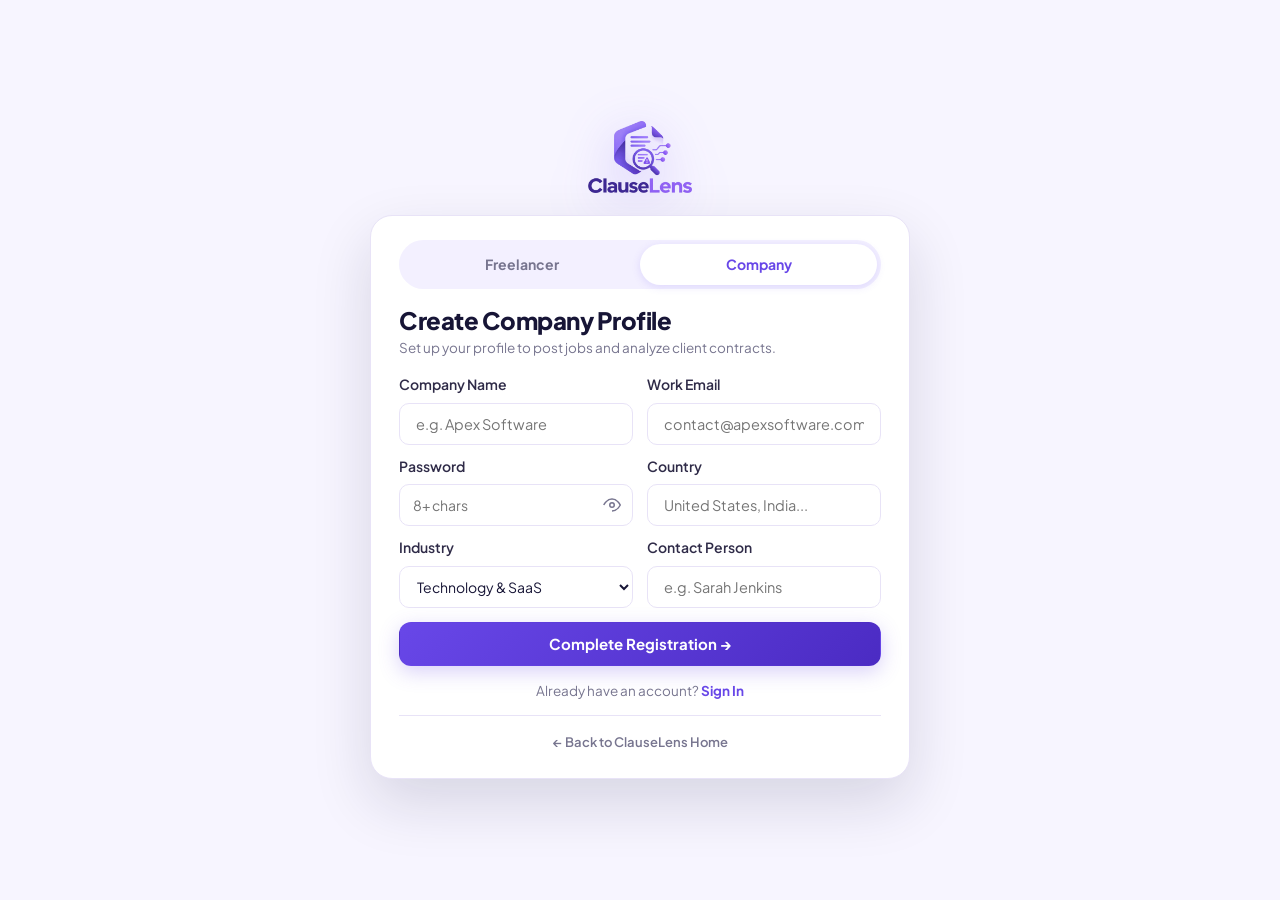
<file: src/main/webapp/register-company.html>
<!DOCTYPE html>
<html lang="en">
<head>
  <meta charset="utf-8">
  <meta name="viewport" content="width=device-width, initial-scale=1">
  <title>Register Company — ClauseLens</title>
  <link rel="preconnect" href="https://fonts.googleapis.com">
  <link rel="preconnect" href="https://fonts.gstatic.com" crossorigin>
  <link href="https://fonts.googleapis.com/css2?family=Plus+Jakarta+Sans:wght@400;500;600;700;800&display=swap" rel="stylesheet">
  <link rel="stylesheet" href="css/styles.css">
  <style>
    .role-pill-btn {
      flex: 1;
      text-align: center;
      padding: 9px 0;
      border-radius: var(--r-pill);
      font-size: 14px;
      font-weight: 700;
      color: var(--text-muted);
      border: none;
      background: transparent;
      cursor: pointer;
      text-decoration: none;
      display: inline-block;
      transition: all 0.2s;
    }
    .role-pill-btn.active {
      background: #FFFFFF;
      color: var(--primary);
      box-shadow: 0 2px 8px rgba(104, 71, 232, 0.15);
    }
    .pw-wrap {
      position: relative;
    }
    .pw-wrap input {
      width: 100%;
      height: 42px;
      padding: 9px 38px 9px 13px;
      border-radius: 10px;
      border: 1.5px solid var(--border);
      font-size: 14px;
      transition: border-color 0.2s, box-shadow 0.2s;
      box-sizing: border-box;
    }
    .pw-wrap input:focus {
      outline: none;
      border-color: var(--primary);
      box-shadow: 0 0 0 3px rgba(104, 71, 232, 0.12);
    }
    .pw-toggle {
      position: absolute;
      right: 8px;
      top: 50%;
      transform: translateY(-50%);
      background: none;
      border: none;
      cursor: pointer;
      color: var(--text-muted);
      padding: 4px;
      display: grid;
      place-items: center;
    }
    .pw-toggle:hover { color: var(--primary); }
    .form-input-clean {
      width: 100%;
      height: 42px;
      padding: 9px 13px;
      border-radius: 10px;
      border: 1.5px solid var(--border);
      font-size: 14px;
      background: #FFFFFF;
      transition: border-color 0.2s, box-shadow 0.2s;
      box-sizing: border-box;
    }
    .form-input-clean:focus {
      outline: none;
      border-color: var(--primary);
      box-shadow: 0 0 0 3px rgba(104, 71, 232, 0.12);
    }
    .form-label-clean {
      display: block;
      font-size: 13.5px;
      font-weight: 600;
      color: var(--text);
      margin-bottom: 5px;
    }
  </style>
  <link rel="icon" type="image/png" href="assets/img/favicon.png">
</head>
<body style="background: #F7F5FF; min-height: 100vh; display: flex; flex-direction: column; align-items: center; justify-content: center; padding: 24px 16px; margin: 0; font-family: 'Plus Jakarta Sans', sans-serif;">

  <!-- Centered Brand Logo -->
  <a class="brand" href="index.html" style="margin-bottom: 22px; text-decoration: none; display: inline-flex; align-items: center; justify-content: center;">
    <img src="assets/img/logo.png" alt="ClauseLens" style="height: 72px; width: auto; filter: drop-shadow(0 8px 24px rgba(104,71,232,0.28)); transition: transform 0.25s ease;" onmouseover="this.style.transform='scale(1.05)'" onmouseout="this.style.transform='scale(1)'">
  </a>

  <!-- Floating Centered Card (Unified 540px Standard) -->
  <div class="auth-card-theme" style="max-width: 540px; width: 100%; margin: 0 auto; box-shadow: 0 24px 60px rgba(23, 21, 54, 0.14); border-radius: 22px; padding: 24px 28px; background: #FFFFFF; box-sizing: border-box;">
    
    <!-- Top Pill Switcher -->
    <div style="display: flex; background: var(--lavender-subtle); padding: 4px; border-radius: var(--r-pill); margin-bottom: 16px;">
      <a href="register-freelancer.html" class="role-pill-btn">Freelancer</a>
      <a href="register-company.html" class="role-pill-btn active">Company</a>
    </div>

    <h2 style="font-size: 24px; font-weight: 800; color: var(--text); margin-bottom: 4px; letter-spacing: -0.02em;">Create Company Profile</h2>
    <p class="sub" style="color: var(--text-muted); font-size: 13.5px; margin-bottom: 16px; line-height: 1.4;">Set up your profile to post jobs and analyze client contracts.</p>

    <form class="form" data-form="company" data-next="company-login.html" novalidate style="margin: 0; padding: 0; border: none; box-shadow: none; background: transparent; max-width: 100%;">
      <div class="msg" role="alert" style="margin-bottom: 10px;"></div>

      <!-- 2-Column Balanced Grid: 3 rows x 2 cols = 6 necessary fields + Secondary Domains -->
      <div style="display: grid; grid-template-columns: 1fr 1fr; gap: 10px 14px; margin-bottom: 14px;">
        <div class="field" style="margin: 0;">
          <label for="companyName" class="form-label-clean">Company Name</label>
          <input id="companyName" name="companyName" required maxlength="150" placeholder="e.g. Apex Software" class="form-input-clean">
        </div>

        <div class="field" style="margin: 0;">
          <label for="email" class="form-label-clean">Work Email</label>
          <input id="email" name="email" type="email" autocomplete="username" required placeholder="contact@apexsoftware.com" class="form-input-clean">
        </div>

        <div class="field" style="margin: 0;">
          <label for="password" class="form-label-clean">Password</label>
          <div class="pw-wrap">
            <input id="password" name="password" type="password" autocomplete="new-password" required placeholder="8+ chars">
            <button type="button" class="pw-toggle" onclick="togglePasswordVisibility('password')" aria-label="Toggle password visibility">
              <svg width="18" height="18" viewBox="0 0 24 24" fill="none" stroke="currentColor" stroke-width="2"><path d="M1 12s4-8 11-8 11 8 11 8-4 8-11 8-11-8z"/><circle cx="12" cy="12" r="3"/></svg>
            </button>
          </div>
        </div>

        <div class="field" style="margin: 0;">
          <label for="country" class="form-label-clean">Country</label>
          <input id="country" name="country" required maxlength="80" placeholder="United States, India..." class="form-input-clean">
        </div>

        <div class="field" style="margin: 0;">
          <label for="industry" class="form-label-clean">Industry</label>
          <select id="industry" name="industry" required class="form-input-clean">
            <option value="Technology & SaaS">Technology &amp; SaaS</option>
            <option value="FinTech">FinTech</option>
            <option value="Artificial Intelligence">Artificial Intelligence</option>
            <option value="E-Commerce">E-Commerce</option>
            <option value="Healthcare">Healthcare</option>
            <option value="Digital Marketing">Digital Marketing</option>
            <option value="Consulting">Consulting</option>
            <option value="Other">Other</option>
          </select>
        </div>

        <div class="field" style="margin: 0;">
          <label for="contactPerson" class="form-label-clean">Contact Person</label>
          <input id="contactPerson" name="contactPerson" required maxlength="120" placeholder="e.g. Sarah Jenkins" class="form-input-clean">
        </div>
      </div>

      <button class="btn btn-purple" type="submit" style="width: 100%; height: 44px; padding: 10px; font-size: 15px; font-weight: 700; border-radius: 12px; justify-content: center; box-shadow: 0 6px 20px rgba(104, 71, 232, 0.25);">
        Complete Registration &rarr;
      </button>

      <div class="alt-link" style="text-align: center; margin-top: 14px; font-size: 13.5px; color: var(--text-muted);">
        Already have an account? <a href="company-login.html" style="color: var(--primary); font-weight: 700; text-decoration: none;">Sign In</a>
      </div>

      <div style="margin-top: 14px; padding-top: 12px; border-top: 1px solid var(--border); text-align: center;">
        <a href="index.html" style="font-size: 13px; color: var(--text-muted); font-weight: 600; text-decoration: none; display: inline-flex; align-items: center; gap: 6px;">
          &larr; Back to ClauseLens Home
        </a>
      </div>
    </form>
  </div>

  <script src="js/auth.js"></script>
  <script>
    function togglePasswordVisibility(fieldId) {
      const field = document.getElementById(fieldId);
      if (!field) return;
      field.type = field.type === 'password' ? 'text' : 'password';
    }
  </script>
</body>
</html>
</file>
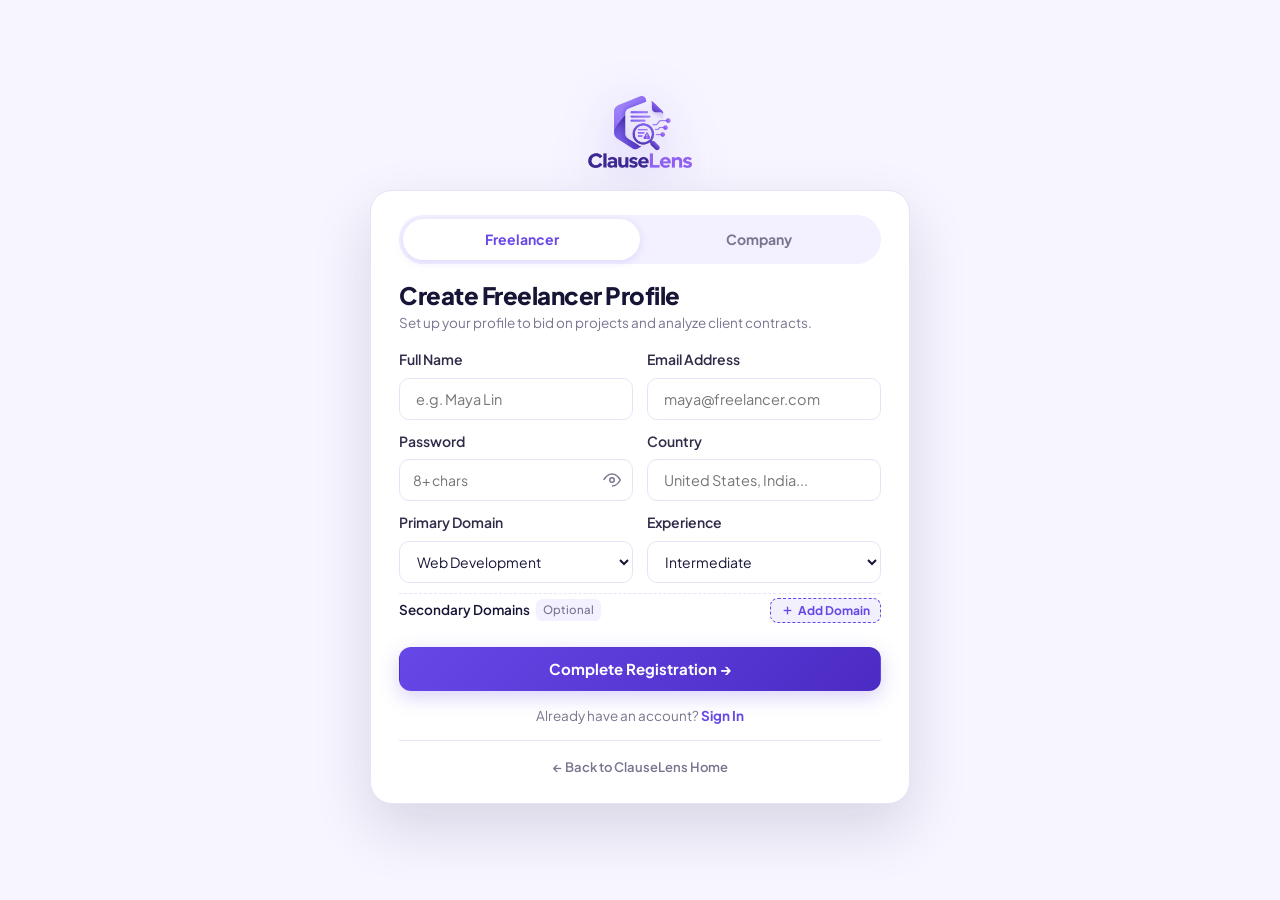
<file: src/main/webapp/register-freelancer.html>
<!DOCTYPE html>
<html lang="en">
<head>
  <meta charset="utf-8">
  <meta name="viewport" content="width=device-width, initial-scale=1">
  <title>Create Freelancer Profile — ClauseLens</title>
  <link rel="preconnect" href="https://fonts.googleapis.com">
  <link rel="preconnect" href="https://fonts.gstatic.com" crossorigin>
  <link href="https://fonts.googleapis.com/css2?family=Plus+Jakarta+Sans:wght@400;500;600;700;800&display=swap" rel="stylesheet">
  <link rel="stylesheet" href="css/styles.css">
  <style>
    .role-pill-btn {
      flex: 1;
      text-align: center;
      padding: 9px 0;
      border-radius: var(--r-pill);
      font-size: 14px;
      font-weight: 700;
      color: var(--text-muted);
      border: none;
      background: transparent;
      cursor: pointer;
      text-decoration: none;
      display: inline-block;
      transition: all 0.2s;
    }
    .role-pill-btn.active {
      background: #FFFFFF;
      color: var(--primary);
      box-shadow: 0 2px 8px rgba(104, 71, 232, 0.15);
    }
    .pw-wrap {
      position: relative;
    }
    .pw-wrap input {
      width: 100%;
      height: 42px;
      padding: 9px 38px 9px 13px;
      border-radius: 10px;
      border: 1.5px solid var(--border);
      font-size: 14px;
      transition: border-color 0.2s, box-shadow 0.2s;
      box-sizing: border-box;
    }
    .pw-wrap input:focus {
      outline: none;
      border-color: var(--primary);
      box-shadow: 0 0 0 3px rgba(104, 71, 232, 0.12);
    }
    .pw-toggle {
      position: absolute;
      right: 8px;
      top: 50%;
      transform: translateY(-50%);
      background: none;
      border: none;
      cursor: pointer;
      color: var(--text-muted);
      padding: 4px;
      display: grid;
      place-items: center;
    }
    .pw-toggle:hover { color: var(--primary); }
    .form-input-clean {
      width: 100%;
      height: 42px;
      padding: 9px 13px;
      border-radius: 10px;
      border: 1.5px solid var(--border);
      font-size: 14px;
      background: #FFFFFF;
      transition: border-color 0.2s, box-shadow 0.2s;
      box-sizing: border-box;
    }
    .form-input-clean:focus {
      outline: none;
      border-color: var(--primary);
      box-shadow: 0 0 0 3px rgba(104, 71, 232, 0.12);
    }
    .form-label-clean {
      display: block;
      font-size: 13.5px;
      font-weight: 600;
      color: var(--text);
      margin-bottom: 5px;
    }
  </style>
  <link rel="icon" type="image/png" href="assets/img/favicon.png">
</head>
<body style="background: #F7F5FF; min-height: 100vh; display: flex; flex-direction: column; align-items: center; justify-content: center; padding: 24px 16px; margin: 0; font-family: 'Plus Jakarta Sans', sans-serif;">

  <!-- Centered Brand Logo -->
  <a class="brand" href="index.html" style="margin-bottom: 22px; text-decoration: none; display: inline-flex; align-items: center; justify-content: center;">
    <img src="assets/img/logo.png" alt="ClauseLens" style="height: 72px; width: auto; filter: drop-shadow(0 8px 24px rgba(104,71,232,0.28)); transition: transform 0.25s ease;" onmouseover="this.style.transform='scale(1.05)'" onmouseout="this.style.transform='scale(1)'">
  </a>

  <!-- Floating Centered Card (Unified 540px Standard) -->
  <div class="auth-card-theme" style="max-width: 540px; width: 100%; margin: 0 auto; box-shadow: 0 24px 60px rgba(23, 21, 54, 0.14); border-radius: 22px; padding: 24px 28px; background: #FFFFFF; box-sizing: border-box;">
    
    <!-- Top Pill Switcher -->
    <div style="display: flex; background: var(--lavender-subtle); padding: 4px; border-radius: var(--r-pill); margin-bottom: 16px;">
      <a href="register-freelancer.html" class="role-pill-btn active">Freelancer</a>
      <a href="register-company.html" class="role-pill-btn">Company</a>
    </div>

    <h2 style="font-size: 24px; font-weight: 800; color: var(--text); margin-bottom: 4px; letter-spacing: -0.02em;">Create Freelancer Profile</h2>
    <p class="sub" style="color: var(--text-muted); font-size: 13.5px; margin-bottom: 16px; line-height: 1.4;">Set up your profile to bid on projects and analyze client contracts.</p>

    <form class="form" data-form="freelancer" data-next="freelancer-login.html" novalidate style="margin: 0; padding: 0; border: none; box-shadow: none; background: transparent; max-width: 100%;">
      <div class="msg" role="alert" style="margin-bottom: 10px;"></div>
      <input type="hidden" name="skills" value="General, Consulting, Freelance Services">

      <!-- 2-Column Balanced Grid: 3 rows x 2 cols = 6 necessary fields -->
      <div style="display: grid; grid-template-columns: 1fr 1fr; gap: 10px 14px; margin-bottom: 14px;">
        <div class="field" style="margin: 0;">
          <label for="fullName" class="form-label-clean">Full Name</label>
          <input id="fullName" name="fullName" required maxlength="120" placeholder="e.g. Maya Lin" class="form-input-clean">
        </div>

        <div class="field" style="margin: 0;">
          <label for="email" class="form-label-clean">Email Address</label>
          <input id="email" name="email" type="email" autocomplete="username" required placeholder="maya@freelancer.com" class="form-input-clean">
        </div>

        <div class="field" style="margin: 0;">
          <label for="password" class="form-label-clean">Password</label>
          <div class="pw-wrap">
            <input id="password" name="password" type="password" autocomplete="new-password" required placeholder="8+ chars">
            <button type="button" class="pw-toggle" onclick="togglePasswordVisibility('password')" aria-label="Toggle password visibility">
              <svg width="18" height="18" viewBox="0 0 24 24" fill="none" stroke="currentColor" stroke-width="2"><path d="M1 12s4-8 11-8 11 8 11 8-4 8-11 8-11-8z"/><circle cx="12" cy="12" r="3"/></svg>
            </button>
          </div>
        </div>

        <div class="field" style="margin: 0;">
          <label for="country" class="form-label-clean">Country</label>
          <input id="country" name="country" required maxlength="80" placeholder="United States, India..." class="form-input-clean">
        </div>

        <div class="field" style="margin: 0;">
          <label for="primaryDomain" class="form-label-clean">Primary Domain</label>
          <select id="primaryDomain" name="primaryDomain" required class="form-input-clean">
            <option value="Web Development">Web Development</option>
            <option value="Mobile App Development">Mobile Development</option>
            <option value="UI/UX Design">UI/UX Design</option>
            <option value="Graphic Design">Graphic Design</option>
            <option value="Content Writing">Content Writing</option>
            <option value="Digital Marketing">Digital Marketing</option>
            <option value="Software Testing">Software Testing</option>
            <option value="Data Analysis">Data Analysis</option>
            <option value="Consulting">Consulting</option>
            <option value="Other">Other</option>
          </select>
        </div>

        <div class="field" style="margin: 0;">
          <label for="experienceLevel" class="form-label-clean">Experience</label>
          <select id="experienceLevel" name="experienceLevel" required class="form-input-clean">
            <option value="Beginner">Beginner</option>
            <option value="Intermediate" selected>Intermediate</option>
            <option value="Expert">Expert</option>
          </select>
        </div>

        <!-- Secondary Domains (Optional with + Add Domain button) -->
        <div style="grid-column: 1 / -1; display: flex; justify-content: space-between; align-items: center; padding-top: 4px; border-top: 1px dashed var(--border);">
          <label style="font-size: 13.5px; font-weight: 600; color: var(--text); font-family: 'Plus Jakarta Sans', sans-serif; margin: 0; display: flex; align-items: center; gap: 6px;">
            <span>Secondary Domains</span>
            <span style="font-size: 11.5px; font-weight: 500; color: var(--text-muted); background: var(--lavender-subtle); padding: 2px 7px; border-radius: 6px;">Optional</span>
          </label>
          <button type="button" class="btn-add-domain" onclick="addSecondaryDomainRow(this)" style="background: rgba(104, 71, 232, 0.08); border: 1.5px dashed var(--primary); color: var(--primary); border-radius: 8px; padding: 4px 10px; font-size: 12px; font-weight: 700; font-family: 'Plus Jakarta Sans', sans-serif; cursor: pointer; display: inline-flex; align-items: center; gap: 4px; transition: all 0.2s;">
            <svg width="13" height="13" viewBox="0 0 24 24" fill="none" stroke="currentColor" stroke-width="2.5"><line x1="12" y1="5" x2="12" y2="19"></line><line x1="5" y1="12" x2="19" y2="12"></line></svg>
            Add Domain
          </button>
        </div>
        <div class="secondary-domains-list" style="grid-column: 1 / -1; display: grid; grid-template-columns: 1fr 1fr; gap: 10px 14px;"></div>
      </div>

      <button class="btn btn-purple" type="submit" style="width: 100%; height: 44px; padding: 10px; font-size: 15px; font-weight: 700; border-radius: 12px; justify-content: center; box-shadow: 0 6px 20px rgba(104, 71, 232, 0.25);">
        Complete Registration &rarr;
      </button>

      <div class="alt-link" style="text-align: center; margin-top: 14px; font-size: 13.5px; color: var(--text-muted);">
        Already have an account? <a href="freelancer-login.html" style="color: var(--primary); font-weight: 700; text-decoration: none;">Sign In</a>
      </div>

      <div style="margin-top: 14px; padding-top: 12px; border-top: 1px solid var(--border); text-align: center;">
        <a href="index.html" style="font-size: 13px; color: var(--text-muted); font-weight: 600; text-decoration: none; display: inline-flex; align-items: center; gap: 6px;">
          &larr; Back to ClauseLens Home
        </a>
      </div>
    </form>
  </div>

  <script src="js/auth.js"></script>
  <script>
    function togglePasswordVisibility(fieldId) {
      const field = document.getElementById(fieldId);
      if (!field) return;
      field.type = field.type === 'password' ? 'text' : 'password';
    }
  </script>
</body>
</html>
</file>
<file: src/main/webapp/css/styles.css>
:root {
  --primary: #6847E8;
  --primary-hover: #5636D6;
  --dark: #4B2BC3;
  --darker: #2F1782;
  --lavender: #B6A6FF;
  --lavender-light: #EDE8FF;
  --lavender-subtle: #F3F0FF;
  --bg: #F7F5FF;
  --card: #FFFFFF;
  --text: #171536;
  --text-muted: #77758F;
  --border: #E8E3F7;
  --border-light: #F2EEFC;
  
  --success: #20B982;
  --success-light: #E8F8F2;
  --warning: #F4B544;
  --warning-light: #FEF7EA;
  --danger: #EF6464;
  --danger-light: #FDEEEE;
  --info: #4F80FF;
  --info-light: #EDF3FF;
  
  --r-sm: 10px;
  --r-md: 16px;
  --r-lg: 22px;
  --r-xl: 30px;
  --r-pill: 999px;
  
  --shadow-sm: 0 2px 6px rgba(104, 71, 232, 0.04);
  --shadow-md: 0 8px 24px rgba(104, 71, 232, 0.08);
  --shadow-lg: 0 16px 40px rgba(75, 43, 195, 0.12);
  --shadow-glow: 0 10px 30px rgba(104, 71, 232, 0.25);
  
  --font: "Plus Jakarta Sans", system-ui, -apple-system, BlinkMacSystemFont, "Segoe UI", Roboto, sans-serif;
  --wrap: 1200px;
}

* { box-sizing: border-box; }
html { scroll-behavior: smooth; }
body {
  margin: 0;
  font-family: var(--font);
  color: var(--text);
  background: var(--bg);
  line-height: 1.6;
  -webkit-font-smoothing: antialiased;
}

img, svg { max-width: 100%; display: block; }
a { color: inherit; text-decoration: none; }
h1, h2, h3, h4, h5, h6 {
  line-height: 1.25;
  margin: 0;
  font-weight: 700;
  letter-spacing: -0.025em;
  color: var(--text);
}
p { margin: 0; }
.wrap {
  width: min(var(--wrap), 100% - 40px);
  margin-inline: auto;
}

:focus-visible {
  outline: 3px solid var(--lavender);
  outline-offset: 2px;
  border-radius: var(--r-sm);
}

/* BUTTONS */
.btn {
  display: inline-flex;
  align-items: center;
  justify-content: center;
  gap: 8px;
  padding: 12px 24px;
  border-radius: var(--r-pill);
  font: 600 15px var(--font);
  cursor: pointer;
  border: 1.5px solid transparent;
  transition: all 0.22s cubic-bezier(0.16, 1, 0.3, 1);
  white-space: nowrap;
}
.btn:hover {
  transform: translateY(-2px);
  box-shadow: var(--shadow-glow);
}
.btn:active {
  transform: translateY(0);
}
.btn-primary, .btn-green {
  background: var(--primary);
  color: #FFFFFF;
}
.btn-primary:hover, .btn-green:hover {
  background: var(--dark);
}
.btn-dark {
  background: var(--dark);
  color: #FFFFFF;
}
.btn-dark:hover {
  background: var(--darker);
}
.btn-purple {
  background: linear-gradient(135deg, var(--primary) 0%, var(--dark) 100%);
  color: #FFFFFF;
  box-shadow: 0 4px 16px rgba(104, 71, 232, 0.3);
}
.btn-purple:hover {
  background: linear-gradient(135deg, var(--primary-hover) 0%, var(--darker) 100%);
}
.btn-ghost {
  background: rgba(255, 255, 255, 0.85);
  color: var(--text);
  border-color: var(--border);
  backdrop-filter: blur(8px);
}
.btn-ghost:hover {
  background: #FFFFFF;
  border-color: var(--lavender);
  color: var(--primary);
}
.btn-line {
  background: #FFFFFF;
  border-color: var(--border);
  color: var(--text);
}
.btn-line:hover {
  border-color: var(--primary);
  color: var(--primary);
}
.btn-sm {
  padding: 8px 16px;
  font-size: 13.5px;
}
.btn-lg {
  padding: 15px 32px;
  font-size: 16px;
}
.btn svg {
  width: 18px;
  height: 18px;
}

/* FLOATING NAVBAR */
.nav-shell {
  position: absolute;
  top: 22px;
  left: 0;
  right: 0;
  z-index: 100;
}
.nav {
  background: rgba(255, 255, 255, 0.95);
  border: 1px solid var(--border);
  border-radius: var(--r-pill);
  box-shadow: var(--shadow-md);
  backdrop-filter: blur(12px);
  display: flex;
  align-items: center;
  justify-content: space-between;
  padding: 8px 12px 8px 24px;
  gap: 20px;
}
.brand {
  display: flex;
  align-items: center;
  gap: 10px;
  font-weight: 800;
  font-size: 21px;
  color: var(--primary);
  letter-spacing: -0.02em;
}
.brand img {
  object-fit: contain;
  transition: transform 0.2s ease;
}
.brand:hover img {
  transform: scale(1.04);
}
.brand svg {
  width: 34px;
  height: 34px;
}
.brand span {
  color: var(--text);
}
.links {
  display: flex;
  gap: 6px;
  list-style: none;
  margin: 0;
  padding: 0;
}
.links a {
  display: block;
  padding: 8px 16px;
  border-radius: var(--r-pill);
  font-weight: 600;
  font-size: 14.5px;
  color: #4C4863;
  transition: all 0.2s;
}
.links a:hover {
  background: var(--lavender-light);
  color: var(--primary);
}
.actions {
  display: flex;
  align-items: center;
  gap: 10px;
}

/* POPUP DROPDOWN MENUS */
.menu-wrap {
  position: relative;
}
.menu-wrap summary {
  list-style: none;
  cursor: pointer;
}
.menu-wrap summary::-webkit-details-marker { display: none; }
.menu-pop {
  position: absolute;
  right: 0;
  top: calc(100% + 10px);
  min-width: 220px;
  background: #FFFFFF;
  border: 1px solid var(--border);
  border-radius: var(--r-md);
  box-shadow: var(--shadow-lg);
  padding: 8px;
  z-index: 120;
  display: flex;
  flex-direction: column;
  gap: 4px;
  animation: popIn 0.2s cubic-bezier(0.16, 1, 0.3, 1);
}
@keyframes popIn {
  from { opacity: 0; transform: translateY(-8px) scale(0.97); }
  to { opacity: 1; transform: translateY(0) scale(1); }
}
.menu-pop a {
  display: flex;
  align-items: center;
  gap: 10px;
  width: 100%;
  padding: 10px 14px;
  border-radius: var(--r-sm);
  font-size: 14px;
  font-weight: 500;
  color: var(--text);
  transition: all 0.15s;
}
.menu-pop a:hover {
  background: var(--lavender-light);
  color: var(--primary);
}
.burger {
  display: none;
  background: var(--lavender-light);
  border: none;
  border-radius: var(--r-pill);
  width: 42px;
  height: 42px;
  align-items: center;
  justify-content: center;
  cursor: pointer;
  color: var(--primary);
}
.burger svg { width: 22px; height: 22px; }

/* TOP SIDE SINGLE LOGIN & REGISTER BUTTON */
.top-action-bar {
  position: absolute;
  top: 24px;
  right: 32px;
  z-index: 100;
}
.btn-auth-single {
  background: linear-gradient(135deg, var(--primary) 0%, var(--dark) 100%);
  color: #FFFFFF;
  padding: 12px 26px;
  border-radius: var(--r-pill);
  font-weight: 700;
  font-size: 14.5px;
  border: none;
  cursor: pointer;
  display: inline-flex;
  align-items: center;
  gap: 8px;
  box-shadow: 0 4px 18px rgba(104, 71, 232, 0.35);
  transition: all 0.22s cubic-bezier(0.16, 1, 0.3, 1);
}
.btn-auth-single:hover {
  transform: translateY(-2px);
  box-shadow: 0 8px 25px rgba(104, 71, 232, 0.5);
}

/* LOGO POP-UP & SLIDE UP TO TOP-CENTER + ABOUT SECTION */
.intro-stage {
  min-height: 85vh;
  display: flex;
  flex-direction: column;
  align-items: center;
  justify-content: flex-start;
  padding: 70px 20px 80px;
  position: relative;
  text-align: center;
}

.popup-logo-wrap {
  display: inline-flex;
  flex-direction: column;
  align-items: center;
  gap: 12px;
  animation: logoPopAndRise 1.8s cubic-bezier(0.16, 1, 0.3, 1) forwards;
  z-index: 10;
  margin-bottom: 24px;
}

.popup-shield-box {
  width: 88px;
  height: 88px;
  border-radius: 26px;
  background: linear-gradient(135deg, #6847E8 0%, #4B2BC3 100%);
  display: grid;
  place-items: center;
  box-shadow: 0 14px 40px rgba(104, 71, 232, 0.4);
  position: relative;
  transition: transform 0.3s;
}

.popup-shield-box svg {
  width: 50px;
  height: 50px;
}

.popup-brand-title {
  font-size: 34px;
  font-weight: 800;
  letter-spacing: -0.025em;
  color: var(--text);
  display: flex;
  align-items: center;
  gap: 4px;
}

.popup-brand-title span {
  color: var(--primary);
}

/* KEYFRAMES: First Pop Up at Center, then automatically glide UP to top center */
@keyframes logoPopAndRise {
  0% {
    opacity: 0;
    transform: translateY(180px) scale(0.3);
    filter: blur(8px);
  }
  35% {
    opacity: 1;
    transform: translateY(130px) scale(1.15);
    filter: blur(0);
  }
  50% {
    opacity: 1;
    transform: translateY(130px) scale(1);
  }
  75% {
    opacity: 1;
    transform: translateY(0) scale(1);
  }
  100% {
    opacity: 1;
    transform: translateY(0) scale(1);
  }
}

/* ABOUT SECTION: Wrapper for sequential line-by-line cascade */
.intro-about-box {
  max-width: 960px;
  margin: 0 auto;
  position: relative;
  z-index: 2;
}

/* DYNAMIC LINE-BY-LINE CASCADE ANIMATION SYSTEM */
.dyn-line {
  opacity: 0;
  transform: translateY(32px);
  filter: blur(8px);
  animation: dynLineReveal 0.85s cubic-bezier(0.16, 1, 0.3, 1) forwards;
  will-change: transform, opacity, filter;
}

.dyn-block {
  display: block;
}

@keyframes dynLineReveal {
  0% {
    opacity: 0;
    transform: translateY(32px);
    filter: blur(8px);
  }
  100% {
    opacity: 1;
    transform: translateY(0);
    filter: blur(0);
  }
}

/* Sequential Staggered Line Delays */
.dyn-delay-1 { animation-delay: 1.15s; }
.dyn-delay-2 { animation-delay: 1.40s; }
.dyn-delay-3 { animation-delay: 1.65s; }
.dyn-delay-4 { animation-delay: 1.90s; }
.dyn-delay-5 { animation-delay: 2.15s; }
.dyn-delay-6 { animation-delay: 2.40s; }
.dyn-delay-7 { animation-delay: 2.60s; }
.dyn-delay-8 { animation-delay: 2.80s; }
.dyn-delay-9 { animation-delay: 3.00s; }

/* Shimmer Gradient on "Stay Protected." */
.shimmer-text {
  background: linear-gradient(90deg, #6847E8 0%, #B6A6FF 25%, #6847E8 50%, #9F85FF 75%, #6847E8 100%);
  background-size: 200% auto;
  color: transparent;
  -webkit-background-clip: text;
  background-clip: text;
  animation: textShimmer 4s linear infinite;
}

@keyframes textShimmer {
  to { background-position: 200% center; }
}

/* Ambient Logo Pulse Ring */
.popup-shield-box {
  position: relative;
}
.popup-shield-box::after {
  content: '';
  position: absolute;
  inset: -6px;
  border-radius: 30px;
  border: 2px solid rgba(104, 71, 232, 0.45);
  animation: shieldPulseRing 2.6s cubic-bezier(0.16, 1, 0.3, 1) infinite;
  pointer-events: none;
}

@keyframes shieldPulseRing {
  0% { transform: scale(0.96); opacity: 0.9; }
  60% { transform: scale(1.18); opacity: 0; }
  100% { transform: scale(1.18); opacity: 0; }
}

/* Live dynamic radar capsule ticker */
.dynamic-scanner-ticker {
  display: inline-flex;
  align-items: center;
  gap: 12px;
  background: #FFFFFF;
  border: 1.5px solid var(--border);
  box-shadow: 0 6px 20px rgba(104, 71, 232, 0.08);
  padding: 8px 20px;
  border-radius: var(--r-pill);
  margin-bottom: 36px;
  transition: all 0.3s;
}

.dynamic-scanner-ticker:hover {
  border-color: var(--primary);
  box-shadow: 0 8px 26px rgba(104, 71, 232, 0.16);
  transform: translateY(-2px);
}

.radar-tag {
  display: inline-flex;
  align-items: center;
  gap: 6px;
  font-size: 11px;
  font-weight: 800;
  letter-spacing: 0.05em;
  color: #10B981;
  background: rgba(16, 185, 129, 0.1);
  padding: 3px 10px;
  border-radius: var(--r-pill);
}

.radar-ping {
  width: 7px;
  height: 7px;
  border-radius: 50%;
  background: #10B981;
  box-shadow: 0 0 8px #10B981;
  animation: radarBlink 1.4s ease-in-out infinite;
}

@keyframes radarBlink {
  0%, 100% { opacity: 1; transform: scale(1); }
  50% { opacity: 0.3; transform: scale(0.7); }
}

.radar-text {
  font-size: 13.5px;
  font-weight: 600;
  color: var(--text);
  transition: opacity 0.3s cubic-bezier(0.16, 1, 0.3, 1), transform 0.3s cubic-bezier(0.16, 1, 0.3, 1);
  display: inline-block;
  min-width: 330px;
  text-align: left;
}

.card-badge-pill {
  display: inline-block;
  font-size: 11px;
  font-weight: 700;
  color: var(--primary);
  background: var(--lavender-light);
  padding: 3px 10px;
  border-radius: var(--r-pill);
  margin-bottom: 12px;
}

.about-headline {
  font-size: clamp(2.4rem, 4.4vw, 3.8rem);
  font-weight: 800;
  line-height: 1.15;
  letter-spacing: -0.035em;
  color: var(--text);
  margin-bottom: 18px;
}

.about-description {
  font-size: clamp(1.05rem, 1.4vw, 1.22rem);
  color: var(--text-muted);
  line-height: 1.7;
  max-width: 780px;
  margin: 0 auto 30px;
}

.about-highlights-grid {
  display: grid;
  grid-template-columns: repeat(auto-fit, minmax(260px, 1fr));
  gap: 20px;
  text-align: left;
  margin-bottom: 40px;
}

.about-card {
  background: #FFFFFF;
  border: 1.5px solid var(--border);
  border-radius: var(--r-lg);
  padding: 24px;
  box-shadow: var(--shadow-sm);
  transition: all 0.3s cubic-bezier(0.16, 1, 0.3, 1);
  position: relative;
  overflow: hidden;
}

.about-card::before {
  content: '';
  position: absolute;
  top: 0;
  left: 0;
  right: 0;
  height: 3px;
  background: linear-gradient(90deg, transparent, var(--primary), transparent);
  opacity: 0;
  transition: opacity 0.3s;
}

.about-card:hover {
  transform: translateY(-6px);
  border-color: var(--primary);
  box-shadow: 0 12px 30px rgba(104, 71, 232, 0.12);
}

.about-card:hover::before {
  opacity: 1;
}

.about-card-icon {
  width: 44px;
  height: 44px;
  border-radius: 12px;
  background: var(--lavender-light);
  color: var(--primary);
  display: grid;
  place-items: center;
  margin-bottom: 14px;
}

.about-card h3 {
  font-size: 17px;
  margin-bottom: 8px;
}

.about-card p {
  font-size: 13.5px;
  color: var(--text-muted);
  line-height: 1.6;
}

/* HERO SECTION (PURPLE & LAVENDER) */
.hero {
  position: relative;
  background:
    radial-gradient(1200px 600px at 70% 20%, rgba(182, 166, 255, 0.35), transparent 70%),
    radial-gradient(800px 500px at 10% 40%, rgba(237, 232, 255, 0.8), transparent 70%),
    linear-gradient(180deg, #F9F7FF 0%, #F3EFFF 50%, #EDE6FF 100%);
  padding: 120px 0 80px;
  overflow: hidden;
}
.hero::before {
  content: "";
  position: absolute;
  inset: 0;
  background-image:
    linear-gradient(rgba(104, 71, 232, 0.04) 1px, transparent 1px),
    linear-gradient(90deg, rgba(104, 71, 232, 0.04) 1px, transparent 1px);
  background-size: 48px 48px;
  pointer-events: none;
}
.hero-grid {
  display: grid;
  grid-template-columns: 1.1fr 1fr;
  align-items: center;
  gap: 50px;
  position: relative;
}
.hero-badge {
  display: inline-flex;
  align-items: center;
  gap: 8px;
  background: #FFFFFF;
  border: 1px solid var(--lavender);
  padding: 6px 18px;
  border-radius: var(--r-pill);
  font-size: 13.5px;
  font-weight: 700;
  color: var(--primary);
  margin-bottom: 24px;
  box-shadow: var(--shadow-sm);
}
.hero-badge i {
  width: 8px;
  height: 8px;
  background: var(--primary);
  border-radius: 50%;
  box-shadow: 0 0 10px var(--primary);
}
.hero h1 {
  font-size: clamp(2.8rem, 4.6vw, 4.2rem);
  font-weight: 800;
  line-height: 1.12;
  letter-spacing: -0.035em;
  color: var(--text);
  margin-bottom: 20px;
}
.hero h1 .highlight {
  color: var(--primary);
  position: relative;
  display: inline-block;
}
.hero h1 .highlight::after {
  content: "";
  position: absolute;
  bottom: 4px;
  left: 0;
  right: 0;
  height: 8px;
  background: rgba(182, 166, 255, 0.4);
  border-radius: 4px;
  z-index: -1;
}
.hero p.lead {
  font-size: clamp(1.05rem, 1.4vw, 1.25rem);
  color: var(--text-muted);
  line-height: 1.65;
  margin-bottom: 32px;
  max-width: 52ch;
}
.hero .cta {
  display: flex;
  gap: 14px;
  flex-wrap: wrap;
  margin-bottom: 36px;
}

.trust-bar {
  display: flex;
  align-items: center;
  gap: 16px;
}
.trust-avatars {
  display: flex;
}
.trust-avatars i {
  width: 36px;
  height: 36px;
  border-radius: 50%;
  border: 2px solid #FFFFFF;
  margin-left: -10px;
  display: grid;
  place-items: center;
  font: 700 12px var(--font);
  color: #FFFFFF;
  font-style: normal;
  box-shadow: var(--shadow-sm);
}
.trust-avatars i:first-child { margin-left: 0; }
.trust-text {
  font-size: 13.5px;
  font-weight: 600;
  color: #4A4660;
}
.trust-text strong {
  color: var(--primary);
}

/* HERO ILLUSTRATION CONTAINER (PURPLE GLASSMORPHISM) */
.hero-illu {
  position: relative;
  display: flex;
  justify-content: center;
  align-items: center;
}
.hero-illu-card {
  position: relative;
  background: rgba(255, 255, 255, 0.85);
  border: 1.5px solid var(--border);
  border-radius: var(--r-xl);
  padding: 36px;
  box-shadow: 0 25px 60px rgba(104, 71, 232, 0.16);
  backdrop-filter: blur(20px);
  width: 100%;
  max-width: 480px;
}
.illu-header {
  display: flex;
  justify-content: space-between;
  align-items: center;
  margin-bottom: 24px;
  border-bottom: 1px solid var(--border);
  padding-bottom: 16px;
}
.illu-badge {
  background: var(--lavender-light);
  color: var(--primary);
  font-weight: 700;
  font-size: 12.5px;
  padding: 4px 12px;
  border-radius: var(--r-pill);
  display: inline-flex;
  align-items: center;
  gap: 6px;
}

.floating-pill {
  position: absolute;
  background: #FFFFFF;
  border: 1px solid var(--lavender);
  border-radius: var(--r-pill);
  box-shadow: var(--shadow-md);
  padding: 10px 18px;
  display: flex;
  align-items: center;
  gap: 10px;
  font-weight: 700;
  font-size: 13.5px;
  color: var(--text);
  animation: floatSlow 4s ease-in-out infinite;
  z-index: 20;
}
.pill-1 {
  top: -20px;
  right: -15px;
  animation-delay: 0s;
}
.pill-2 {
  bottom: -20px;
  left: -20px;
  animation-delay: 2s;
}
@keyframes floatSlow {
  0%, 100% { transform: translateY(0); }
  50% { transform: translateY(-8px); }
}

.contract-preview-box {
  background: var(--lavender-subtle);
  border: 1px dashed var(--lavender);
  border-radius: var(--r-md);
  padding: 20px;
  margin-bottom: 18px;
}
.contract-clause-line {
  height: 10px;
  background: #E0D9F7;
  border-radius: 5px;
  margin-bottom: 10px;
}
.contract-clause-line.w-80 { width: 80%; }
.contract-clause-line.w-60 { width: 60%; }
.contract-clause-line.w-90 { width: 90%; }
.contract-clause-line.alert {
  background: #FED7D7;
  height: 16px;
  border-left: 4px solid var(--danger);
  border-radius: 4px;
  padding: 0 8px;
  font-size: 10px;
  color: var(--danger);
  font-weight: 700;
  display: flex;
  align-items: center;
}

.risk-meter {
  display: flex;
  align-items: center;
  justify-content: space-between;
  background: #FFFFFF;
  border: 1px solid var(--border);
  border-radius: var(--r-md);
  padding: 14px 18px;
}
.risk-meter strong {
  color: var(--primary);
  font-size: 20px;
}

/* SECTION HEADERS */
.sec-pad {
  padding: 90px 0;
}
.sec-head {
  text-align: center;
  max-width: 680px;
  margin: 0 auto 54px;
}
.sec-head h2 {
  font-size: clamp(2.2rem, 3.6vw, 2.9rem);
  font-weight: 800;
  margin-bottom: 16px;
  letter-spacing: -0.03em;
}
.sec-head p {
  color: var(--text-muted);
  font-size: 1.15rem;
  line-height: 1.6;
}

/* BENTO FEATURE GRID (PURPLE CARDS) */
.bento {
  display: grid;
  grid-template-columns: repeat(3, 1fr);
  gap: 24px;
}
.bento-card {
  background: #FFFFFF;
  border: 1.5px solid var(--border);
  border-radius: var(--r-lg);
  padding: 34px 28px;
  display: flex;
  flex-direction: column;
  justify-content: space-between;
  box-shadow: var(--shadow-sm);
  transition: all 0.25s cubic-bezier(0.16, 1, 0.3, 1);
  position: relative;
  overflow: hidden;
}
.bento-card:hover {
  transform: translateY(-5px);
  box-shadow: var(--shadow-lg);
  border-color: var(--primary);
}
.bento-card.wide {
  grid-column: span 2;
  background: linear-gradient(135deg, #FFFFFF 50%, var(--lavender-subtle) 100%);
}
.b-icon {
  width: 52px;
  height: 52px;
  border-radius: var(--r-md);
  background: var(--lavender-light);
  color: var(--primary);
  display: grid;
  place-items: center;
  margin-bottom: 20px;
}
.b-icon svg { width: 26px; height: 26px; }
.bento-card h3 {
  font-size: 1.35rem;
  margin-bottom: 10px;
}
.bento-card p {
  color: var(--text-muted);
  font-size: 14.5px;
  line-height: 1.65;
}
.bento-link {
  display: inline-flex;
  align-items: center;
  gap: 6px;
  color: var(--primary);
  font-weight: 700;
  font-size: 14px;
  margin-top: 14px;
}
.bento-link:hover { text-decoration: underline; }

/* AI ANALYSIS DEMO COMPONENT */
.analyzer-card {
  background: #FFFFFF;
  border: 1.5px solid var(--border);
  border-radius: var(--r-xl);
  padding: 36px;
  box-shadow: var(--shadow-md);
}
.upload-dropzone {
  border: 2px dashed var(--lavender);
  background: var(--lavender-subtle);
  border-radius: var(--r-lg);
  padding: 40px 24px;
  text-align: center;
  cursor: pointer;
  transition: all 0.2s;
  margin-bottom: 24px;
}
.upload-dropzone:hover {
  border-color: var(--primary);
  background: #EDE8FF;
}
.upload-icon {
  width: 56px;
  height: 56px;
  background: #FFFFFF;
  border-radius: 50%;
  color: var(--primary);
  display: grid;
  place-items: center;
  margin: 0 auto 16px;
  box-shadow: var(--shadow-sm);
}
.upload-icon svg { width: 28px; height: 28px; }

/* TAGS & LABELS */
.tag {
  display: inline-flex;
  align-items: center;
  gap: 5px;
  font-size: 11.5px;
  font-weight: 700;
  padding: 4px 10px;
  border-radius: var(--r-pill);
  white-space: nowrap;
}
.tag.critical { background: #FDE8E8; color: #9B1C1C; }
.tag.high, .tag.hi { background: var(--danger-light); color: var(--danger); }
.tag.medium, .tag.md { background: var(--warning-light); color: #B45309; }
.tag.low, .tag.lo { background: var(--success-light); color: #0E6245; }
.tag.purple { background: var(--lavender-light); color: var(--primary); }

/* RISK SCORE DIAL / GAUGE */
.risk-meter {
  display: flex;
  align-items: center;
  gap: 20px;
  padding: 24px;
  background: linear-gradient(135deg, #FFFFFF 0%, var(--lavender-subtle) 100%);
  border: 1.5px solid var(--border);
  border-radius: var(--r-lg);
  margin-bottom: 24px;
}
.risk-circle {
  width: 90px;
  height: 90px;
  border-radius: 50%;
  display: flex;
  flex-direction: column;
  align-items: center;
  justify-content: center;
  font-weight: 800;
  border: 4px solid var(--primary);
  flex-shrink: 0;
}
.risk-circle.critical { border-color: #9B1C1C; color: #9B1C1C; background: #FDE8E8; }
.risk-circle.high { border-color: var(--danger); color: var(--danger); background: var(--danger-light); }
.risk-circle.medium { border-color: var(--warning); color: #B45309; background: var(--warning-light); }
.risk-circle.low { border-color: var(--success); color: #0E6245; background: var(--success-light); }
.risk-circle .score-num { font-size: 28px; line-height: 1; }
.risk-circle .score-lbl { font-size: 10px; text-transform: uppercase; letter-spacing: 0.05em; }

/* REWARD & TROPHY CARDS */
.reward-card {
  background: linear-gradient(135deg, #FAF8FF 0%, #EDE8FF 100%);
  border: 1.5px solid var(--lavender);
  border-radius: var(--r-lg);
  padding: 24px;
  display: flex;
  align-items: center;
  gap: 20px;
  box-shadow: var(--shadow-sm);
}
.trophy-badge {
  width: 64px;
  height: 64px;
  border-radius: 50%;
  background: linear-gradient(135deg, #6847E8 0%, #4B2BC3 100%);
  color: #FFFFFF;
  display: grid;
  place-items: center;
  box-shadow: 0 8px 20px rgba(104, 71, 232, 0.35);
  flex-shrink: 0;
}
.trophy-badge svg { width: 32px; height: 32px; }

/* CLEAN DATA TABLE */
.clean-table {
  width: 100%;
  border-collapse: collapse;
  text-align: left;
  font-size: 14px;
}
.clean-table th {
  padding: 12px 16px;
  background: var(--lavender-subtle);
  color: var(--text);
  font-weight: 700;
  border-bottom: 1px solid var(--border);
  font-size: 13px;
}
.clean-table td {
  padding: 14px 16px;
  border-bottom: 1px solid var(--border-light);
  color: var(--text);
}
.clean-table tr:hover td {
  background: #FAF8FF;
}

/* DASHBOARD LAYOUT (PURPLE SIDEBAR) */
.dash-shell {
  min-height: 100vh;
  display: flex;
  flex-direction: column;
}
.dash-topbar {
  background: #FFFFFF;
  border-bottom: 1px solid var(--border);
  padding: 14px 28px;
  display: flex;
  justify-content: space-between;
  align-items: center;
  position: sticky;
  top: 0;
  z-index: 90;
  box-shadow: var(--shadow-sm);
}
.dash-top-left {
  display: flex;
  align-items: center;
  gap: 20px;
}
.portal-badge {
  background: var(--lavender-light);
  color: var(--primary);
  font-weight: 700;
  font-size: 12.5px;
  padding: 5px 14px;
  border-radius: var(--r-pill);
}
.dash-user-ctrl {
  display: flex;
  align-items: center;
  gap: 16px;
}
/* NOTIFICATION SYSTEM */
.notif-wrapper {
  position: relative;
  display: inline-flex;
  align-items: center;
}

.notif-bell {
  position: relative;
  width: 40px;
  height: 40px;
  border-radius: 12px;
  background: var(--surface);
  border: 1px solid var(--border);
  color: var(--text-muted);
  display: flex;
  align-items: center;
  justify-content: center;
  cursor: pointer;
  transition: all 0.2s cubic-bezier(0.16, 1, 0.3, 1);
  padding: 0;
}

.notif-bell:hover,
.notif-bell.active {
  background: var(--lavender-light);
  border-color: rgba(104, 71, 232, 0.3);
  color: var(--primary);
  box-shadow: 0 4px 12px rgba(104, 71, 232, 0.12);
}

.notif-bell svg {
  width: 20px;
  height: 20px;
  transition: transform 0.2s ease;
}

.notif-bell:hover svg {
  transform: rotate(12deg) scale(1.08);
}

.notif-badge {
  position: absolute;
  top: -4px;
  right: -4px;
  min-width: 19px;
  height: 19px;
  padding: 0 5px;
  background: linear-gradient(135deg, #EF4444 0%, #DC2626 100%);
  color: #FFFFFF;
  font-size: 11px;
  font-weight: 700;
  border-radius: var(--r-pill);
  display: flex;
  align-items: center;
  justify-content: center;
  border: 2px solid #FFFFFF;
  box-shadow: 0 2px 6px rgba(239, 68, 68, 0.4);
  animation: pulseNotifBadge 2.2s infinite;
}

@keyframes pulseNotifBadge {
  0%, 100% { transform: scale(1); }
  50% { transform: scale(1.12); }
}

.notif-dropdown {
  position: absolute;
  top: calc(100% + 12px);
  right: 0;
  width: 390px;
  max-width: calc(100vw - 32px);
  background: #FFFFFF;
  border: 1px solid rgba(104, 71, 232, 0.16);
  border-radius: 18px;
  box-shadow: 0 20px 48px -8px rgba(15, 23, 42, 0.2), 0 2px 8px rgba(104, 71, 232, 0.08);
  z-index: 1200;
  display: none;
  flex-direction: column;
  overflow: hidden;
  transform-origin: top right;
}

.notif-dropdown.show {
  display: flex;
  animation: notifDropdownPop 0.22s cubic-bezier(0.16, 1, 0.3, 1) forwards;
}

@keyframes notifDropdownPop {
  0% {
    opacity: 0;
    transform: scale(0.94) translateY(-6px);
  }
  100% {
    opacity: 1;
    transform: scale(1) translateY(0);
  }
}

.notif-header {
  display: flex;
  align-items: center;
  justify-content: space-between;
  padding: 14px 18px;
  border-bottom: 1px solid var(--border);
  background: #FFFFFF;
}

.notif-title-wrap {
  display: flex;
  align-items: center;
  gap: 8px;
}

.notif-title {
  font-size: 15px;
  font-weight: 700;
  color: var(--text);
  letter-spacing: -0.2px;
}

.notif-unread-pill {
  background: var(--lavender-light);
  color: var(--primary);
  font-size: 11px;
  font-weight: 700;
  padding: 2px 8px;
  border-radius: var(--r-pill);
}

.notif-mark-read-btn {
  background: none;
  border: none;
  color: var(--primary);
  font-size: 12.5px;
  font-weight: 600;
  cursor: pointer;
  display: inline-flex;
  align-items: center;
  gap: 5px;
  padding: 5px 10px;
  border-radius: 8px;
  transition: all 0.18s ease;
}

.notif-mark-read-btn:hover {
  background: var(--lavender-light);
  color: var(--primary-dark);
}

.notif-list {
  max-height: 400px;
  overflow-y: auto;
  overscroll-behavior: contain;
  background: #FFFFFF;
}

.notif-list::-webkit-scrollbar {
  width: 6px;
}
.notif-list::-webkit-scrollbar-track {
  background: #F8FAFC;
}
.notif-list::-webkit-scrollbar-thumb {
  background: #CBD5E1;
  border-radius: 4px;
}

.notif-item {
  display: flex;
  gap: 12px;
  padding: 13px 18px;
  border-bottom: 1px solid rgba(226, 232, 240, 0.75);
  cursor: pointer;
  transition: background 0.18s ease;
  position: relative;
  text-decoration: none;
  color: inherit;
  align-items: flex-start;
}

.notif-item:last-child {
  border-bottom: none;
}

.notif-item:hover {
  background: #F8FAFC;
}

.notif-item.unread {
  background: #FAF8FF;
}

.notif-item.unread:hover {
  background: #F3EEFF;
}

.notif-icon-box {
  width: 36px;
  height: 36px;
  border-radius: 10px;
  display: flex;
  align-items: center;
  justify-content: center;
  flex-shrink: 0;
  margin-top: 2px;
}

.notif-icon-box.category-application {
  background: #ECFDF5;
  color: #059669;
}

.notif-icon-box.category-agreement {
  background: #F5F3FF;
  color: #7C3AED;
}

.notif-icon-box.category-task {
  background: #FFFBEB;
  color: #D97706;
}

.notif-icon-box.category-payment {
  background: #F0FDF4;
  color: #16A34A;
}

.notif-icon-box.category-message {
  background: #EFF6FF;
  color: #2563EB;
}

.notif-icon-box.category-default {
  background: #F1F5F9;
  color: #64748B;
}

.notif-icon-box svg {
  width: 18px;
  height: 18px;
}

.notif-content {
  flex: 1;
  min-width: 0;
}

.notif-meta {
  display: flex;
  align-items: center;
  justify-content: space-between;
  margin-bottom: 3px;
  gap: 6px;
}

.notif-tag {
  font-size: 10.5px;
  font-weight: 700;
  text-transform: uppercase;
  letter-spacing: 0.5px;
}

.notif-time {
  font-size: 11px;
  color: var(--text-muted);
  white-space: nowrap;
}

.notif-item-title {
  font-size: 13.5px;
  font-weight: 600;
  color: var(--text);
  margin-bottom: 3px;
  line-height: 1.35;
}

.notif-item-msg {
  font-size: 12.5px;
  color: #64748B;
  line-height: 1.45;
  word-break: break-word;
}

.notif-dot {
  width: 8px;
  height: 8px;
  border-radius: 50%;
  background: var(--primary);
  box-shadow: 0 0 6px rgba(104, 71, 232, 0.7);
  flex-shrink: 0;
  margin-top: 8px;
}

.notif-empty {
  display: flex;
  flex-direction: column;
  align-items: center;
  justify-content: center;
  padding: 42px 24px;
  text-align: center;
  color: var(--text-muted);
}

.notif-empty-icon {
  width: 52px;
  height: 52px;
  border-radius: 50%;
  background: #FAF8FF;
  border: 1px dashed var(--lavender);
  display: flex;
  align-items: center;
  justify-content: center;
  margin-bottom: 12px;
  color: var(--primary);
}

.notif-empty-title {
  font-size: 14.5px;
  font-weight: 700;
  color: var(--text);
  margin-bottom: 4px;
}

.notif-empty-desc {
  font-size: 12.5px;
  line-height: 1.4;
  max-width: 260px;
}

.dash-body {
  flex: 1;
  display: grid;
  grid-template-columns: 260px 1fr;
}
.dash-nav {
  background: #FFFFFF;
  border-right: 1px solid var(--border);
  padding: 24px 16px;
  display: flex;
  flex-direction: column;
  gap: 6px;
}
.dash-nav a {
  display: flex;
  align-items: center;
  gap: 12px;
  padding: 12px 18px;
  border-radius: var(--r-md);
  font-size: 14.5px;
  font-weight: 600;
  color: #55506E;
  transition: all 0.15s;
}
.dash-nav a svg { width: 20px; height: 20px; flex-shrink: 0; }
.dash-nav a.active {
  background: var(--lavender-light);
  color: var(--primary);
  font-weight: 700;
}
.dash-nav a:hover:not(.active) {
  background: var(--bg);
  color: var(--primary);
}

.dash-content {
  padding: 36px 40px;
  background: var(--bg);
  overflow-y: auto;
}
.page-title-box {
  display: flex;
  justify-content: space-between;
  align-items: center;
  margin-bottom: 30px;
}
.page-title-box h1 { font-size: 28px; }
.page-title-box p { color: var(--text-muted); font-size: 15px; }

/* METRICS CARDS */
.metric-cards {
  display: grid;
  grid-template-columns: repeat(3, 1fr);
  gap: 20px;
  margin-bottom: 24px;
}
.m-card {
  background: #FFFFFF;
  border: 1.5px solid var(--border);
  border-radius: var(--r-lg);
  padding: 22px 24px;
  box-shadow: var(--shadow-sm);
  transition: transform 0.2s;
}
.m-card:hover {
  transform: translateY(-2px);
  box-shadow: var(--shadow-md);
}
.m-card small {
  color: var(--text-muted);
  font-size: 13.5px;
  font-weight: 600;
}
.m-card strong {
  display: block;
  font-size: 28px;
  letter-spacing: -0.025em;
  margin: 6px 0 4px;
  color: var(--text);
}
.m-card em {
  font-style: normal;
  font-size: 13px;
  color: var(--primary);
  font-weight: 600;
  display: flex;
  align-items: center;
  gap: 4px;
}

/* CARDS & CLEAN TABLES */
.card {
  background: #FFFFFF;
  border: 1.5px solid var(--border);
  border-radius: var(--r-lg);
  padding: 28px;
  box-shadow: var(--shadow-sm);
  margin-bottom: 24px;
}
.table-responsive {
  overflow-x: auto;
}
table.clean-table {
  width: 100%;
  border-collapse: collapse;
  font-size: 14px;
  text-align: left;
}
table.clean-table th {
  padding: 14px 18px;
  background: #FAF8FF;
  font-weight: 700;
  color: var(--text-muted);
  border-bottom: 1.5px solid var(--border);
}
table.clean-table td {
  padding: 16px 18px;
  border-bottom: 1px solid var(--border-light);
  color: var(--text);
}
table.clean-table tr:hover td {
  background: var(--lavender-subtle);
}

/* FORM CONTROLS */
.form-group {
  margin-bottom: 20px;
}
.form-group label {
  display: block;
  font-size: 14px;
  font-weight: 600;
  margin-bottom: 8px;
  color: #2F2B48;
}
.form-ctrl {
  width: 100%;
  padding: 12px 16px;
  border: 1.5px solid var(--border);
  border-radius: var(--r-sm);
  font: inherit;
  font-size: 14.5px;
  background: #FFFFFF;
  color: var(--text);
  transition: all 0.2s;
}
.form-ctrl:focus {
  border-color: var(--primary);
  box-shadow: 0 0 0 3px rgba(104, 71, 232, 0.15);
  outline: none;
}
textarea.form-ctrl {
  resize: vertical;
  min-height: 100px;
}

/* MODALS */
.modal-overlay,
.modal {
  position: fixed;
  inset: 0;
  background: rgba(23, 21, 54, 0.6);
  backdrop-filter: blur(8px);
  z-index: 1000;
  display: none;
  place-items: center;
  padding: 20px;
}
.modal-overlay.open,
.modal.open {
  display: grid !important;
}
.modal-card,
.modal-box {
  background: #FFFFFF;
  border-radius: var(--r-xl);
  max-width: 650px;
  width: 100%;
  max-height: 90vh;
  overflow-y: auto;
  box-shadow: var(--shadow-lg);
  padding: 32px;
  position: relative;
  animation: popIn 0.25s cubic-bezier(0.16, 1, 0.3, 1);
  box-sizing: border-box;
}
.modal-box::-webkit-scrollbar,
.modal-card::-webkit-scrollbar {
  width: 6px;
}
.modal-box::-webkit-scrollbar-thumb,
.modal-card::-webkit-scrollbar-thumb {
  background: #CBD5E1;
  border-radius: 6px;
}
.modal-box::-webkit-scrollbar-thumb:hover,
.modal-card::-webkit-scrollbar-thumb:hover {
  background: #94A3B8;
}
#auth-modal .modal-card {
  max-height: 96vh;
  overflow: hidden !important;
  overflow-y: hidden !important;
  scrollbar-width: none !important;
  -ms-overflow-style: none !important;
}
#auth-modal .modal-card::-webkit-scrollbar {
  display: none !important;
  width: 0 !important;
  height: 0 !important;
}
.auth-card-theme {
  background: #FFFFFF;
  border: 1px solid var(--border);
  box-shadow: 0 24px 60px rgba(23, 21, 54, 0.12);
  border-radius: 22px;
  overflow: hidden;
  box-sizing: border-box;
}
.modal-close {
  position: absolute;
  top: 22px;
  right: 22px;
  background: none;
  border: none;
  font-size: 26px;
  cursor: pointer;
  color: var(--text-muted);
}

/* AUTH PAGES (LAVENDER PANEL & RIGHT ILLUSTRATION) */
.auth {
  display: grid;
  grid-template-columns: 460px 1fr;
  min-height: 100vh;
}
.auth-side {
  background: linear-gradient(180deg, var(--darker) 0%, var(--dark) 60%, var(--primary) 100%);
  color: #FFFFFF;
  padding: 56px 48px;
  display: flex;
  flex-direction: column;
  justify-content: space-between;
  position: relative;
  overflow: hidden;
}
.auth-side::after {
  content: "";
  position: absolute;
  bottom: -60px;
  right: -60px;
  width: 240px;
  height: 240px;
  background: rgba(182, 166, 255, 0.2);
  border-radius: 50%;
  filter: blur(40px);
}
.auth-side .brand {
  color: #FFFFFF;
}
.auth-side h1 {
  font-size: 2.4rem;
  color: #FFFFFF;
  margin: 20px 0 14px;
}
.auth-side p {
  color: #EDE8FF;
  font-size: 15.5px;
  line-height: 1.6;
}
.auth-main {
  background: var(--bg);
  padding: 48px 24px;
  display: grid;
  place-items: center;
}
.form {
  background: #FFFFFF;
  border: 1.5px solid var(--border);
  border-radius: var(--r-xl);
  padding: 44px 40px;
  max-width: 490px;
  width: 100%;
  box-shadow: var(--shadow-md);
}
.form h2 {
  font-size: 26px;
  margin-bottom: 8px;
}
.form p.sub {
  color: var(--text-muted);
  font-size: 14.5px;
  margin-bottom: 24px;
}
.field {
  margin-bottom: 18px;
}
.field label {
  display: block;
  font-size: 14px;
  font-weight: 600;
  margin-bottom: 7px;
  color: #2F2B48;
}
.field input, .field select, .field textarea {
  width: 100%;
  padding: 12px 16px;
  border: 1.5px solid var(--border);
  border-radius: var(--r-sm);
  font: inherit;
  font-size: 14.5px;
  background: #FFFFFF;
  color: var(--text);
  transition: all 0.2s;
}
.field input:focus, .field select:focus, .field textarea:focus {
  border-color: var(--primary);
  box-shadow: 0 0 0 3px rgba(104, 71, 232, 0.15);
  outline: none;
}
.msg {
  padding: 12px 16px;
  border-radius: var(--r-sm);
  font-size: 14px;
  font-weight: 600;
  margin-bottom: 18px;
  display: none;
}
.msg.ok {
  display: block;
  background: var(--lavender-light);
  color: var(--primary);
  border: 1px solid var(--lavender);
}
.msg.err {
  display: block;
  background: var(--danger-light);
  color: var(--danger);
  border: 1px solid #FECACA;
}
.alt-link {
  font-size: 14px;
  color: var(--text-muted);
  margin-top: 20px;
  text-align: center;
}
.alt-link a {
  color: var(--primary);
  font-weight: 700;
}
.alt-link a:hover { text-decoration: underline; }

/* TOAST NOTIFICATIONS */
.toast-box {
  position: fixed;
  bottom: 24px;
  right: 24px;
  z-index: 300;
  display: flex;
  flex-direction: column;
  gap: 10px;
}
.toast {
  background: #FFFFFF;
  border-left: 4px solid var(--primary);
  box-shadow: var(--shadow-lg);
  padding: 14px 20px;
  border-radius: var(--r-sm);
  font-size: 14px;
  font-weight: 600;
  color: var(--text);
  min-width: 280px;
  animation: slideToast 0.3s ease;
}
.toast.err { border-left-color: var(--danger); }
@keyframes slideToast {
  from { opacity: 0; transform: translateX(40px); }
  to { opacity: 1; transform: translateX(0); }
}

/* RESPONSIVE */
@media (max-width: 992px) {
  .links { display: none; }
  .burger { display: inline-flex; }
  .hero-grid { grid-template-columns: 1fr; }
  .bento { grid-template-columns: 1fr; }
  .bento-card.wide { grid-column: auto; }
  .dash-body { grid-template-columns: 1fr; }
  .dash-nav { display: none; }
  .auth { grid-template-columns: 1fr; }
  .auth-side { display: none; }
}
@media (max-width: 600px) {
  .actions .hide-sm { display: none; }
  .metric-cards { grid-template-columns: 1fr; }
}

/* UNIFIED POPUP ROLE SWITCHER & AUTH STYLES */
.role-pill-btn {
  flex: 1;
  text-align: center;
  padding: 10px 16px;
  border-radius: var(--r-pill);
  font-size: 14.5px;
  font-weight: 700;
  color: var(--text-muted);
  border: none;
  background: transparent;
  cursor: pointer;
  transition: all 0.2s cubic-bezier(0.16, 1, 0.3, 1);
}
.role-pill-btn:hover {
  color: var(--text);
}
.role-pill-btn.active {
  background: #FFFFFF;
  color: var(--primary);
  font-weight: 700;
  box-shadow: 0 4px 12px rgba(104, 71, 232, 0.12);
}
.pw-wrap {
  position: relative;
  display: flex;
  align-items: center;
}
.pw-wrap input {
  width: 100%;
  padding-right: 44px;
}
.pw-toggle {
  position: absolute;
  right: 12px;
  background: none;
  border: none;
  cursor: pointer;
  color: var(--text-muted);
  display: grid;
  place-items: center;
  padding: 4px;
  transition: color 0.2s;
}
.pw-toggle:hover {
  color: var(--primary);
}

/* Sub pill tabs for role selection */
.role-sub-pill {
  padding: 6px 18px;
  border-radius: var(--r-pill);
  font-size: 13px;
  font-weight: 600;
  color: var(--text-muted);
  border: 1.5px solid var(--border);
  background: #FFFFFF;
  cursor: pointer;
  transition: all 0.2s;
}
.role-sub-pill:hover {
  border-color: var(--primary);
  color: var(--primary);
}
.role-sub-pill.active {
  background: var(--lavender-light);
  border-color: var(--primary);
  color: var(--primary);
  font-weight: 700;
}

/* Standalone Auth Centered Page Theme (Matching Popup Modal) */
.auth-centered-page {
  min-height: 100vh;
  display: flex;
  flex-direction: column;
  align-items: center;
  justify-content: center;
  padding: 48px 20px;
  background: #F7F5FF;
  position: relative;
}
.auth-card-theme {
  max-width: 520px;
  width: 100%;
  background: #FFFFFF;
  border: 1.5px solid var(--border);
  border-radius: 24px;
  box-shadow: 0 24px 60px rgba(23, 21, 54, 0.14);
  padding: 38px 32px;
  position: relative;
  text-align: left;
}

/* Modal card custom scrollbar */
.modal-card::-webkit-scrollbar {
  width: 6px;
}
.modal-card::-webkit-scrollbar-thumb {
  background: rgba(104, 71, 232, 0.2);
  border-radius: 10px;
}

/* Unified Clean Form Controls & Secondary Domain Grid */
.form-input-clean,
select.form-input-clean {
  width: 100%;
  height: 42px;
  padding: 9px 13px;
  border-radius: 10px;
  border: 1.5px solid var(--border);
  font-size: 14px;
  font-family: 'Plus Jakarta Sans', sans-serif !important;
  color: var(--text);
  background: #FFFFFF;
  transition: border-color 0.2s, box-shadow 0.2s;
  box-sizing: border-box;
}
.form-input-clean:focus,
select.form-input-clean:focus {
  outline: none;
  border-color: var(--primary);
  box-shadow: 0 0 0 3px rgba(104, 71, 232, 0.12);
}
.form-label-clean {
  display: block;
  font-size: 13.5px;
  font-weight: 600;
  color: var(--text);
  font-family: 'Plus Jakarta Sans', sans-serif !important;
  margin-bottom: 5px;
}
.secondary-domains-list {
  grid-column: 1 / -1;
  display: grid;
  grid-template-columns: 1fr 1fr;
  gap: 10px 14px;
}
.secondary-domain-item {
  margin: 0;
  font-family: 'Plus Jakarta Sans', sans-serif !important;
}
.secondary-domain-item label {
  font-family: 'Plus Jakarta Sans', sans-serif !important;
}
.secondary-domain-item select {
  font-family: 'Plus Jakarta Sans', sans-serif !important;
}

/* AI CONTRACT RISK ANALYZER ENHANCED STYLES */
.upload-box {
  border: 2px dashed var(--lavender);
  background: var(--lavender-subtle);
  border-radius: var(--r-lg);
  padding: 32px 24px;
  text-align: center;
  cursor: pointer;
  transition: all 0.22s;
  position: relative;
}
.upload-box:hover, .upload-box.dragover {
  border-color: var(--primary);
  background: #EDE8FF;
}
.category-grid {
  display: grid;
  grid-template-columns: repeat(auto-fill, minmax(300px, 1fr));
  gap: 16px;
  margin-top: 20px;
}
.cat-card {
  background: #FFFFFF;
  border: 1.5px solid var(--border);
  border-radius: var(--r-md);
  padding: 18px;
  box-shadow: var(--shadow-sm);
  display: flex;
  flex-direction: column;
  justify-content: space-between;
}
.cat-card.risk-crit { border-left: 5px solid #EF6464; }
.cat-card.risk-hi { border-left: 5px solid #F97316; }
.cat-card.risk-med { border-left: 5px solid #F4B544; }
.cat-card.risk-lo { border-left: 5px solid #20B982; }
.flagged-item {
  background: #FFFFFF;
  border: 1.5px solid var(--border);
  border-radius: var(--r-md);
  padding: 20px;
  margin-bottom: 16px;
  box-shadow: var(--shadow-sm);
}
.flagged-item.crit { border-left: 5px solid #9B1C1C; }
.flagged-item.hi { border-left: 5px solid #EF6464; }
.flagged-item.med { border-left: 5px solid #F4B544; }
.flagged-item.lo { border-left: 5px solid #20B982; }
.quote-box {
  background: #FAF8FF;
  border-left: 3px solid var(--lavender);
  padding: 10px 14px;
  font-family: monospace;
  font-size: 13px;
  color: #3B3355;
  margin: 10px 0;
  border-radius: 0 var(--r-sm) var(--r-sm) 0;
  word-break: break-word;
}
.progress-bar-wrap {
  width: 100%;
  height: 10px;
  background: var(--lavender-subtle);
  border-radius: var(--r-pill);
  overflow: hidden;
  margin: 14px 0 8px;
}
.progress-bar-fill {
  height: 100%;
  background: linear-gradient(90deg, var(--primary) 0%, var(--lavender) 100%);
  width: 0%;
  transition: width 0.3s ease;
}
.dist-bar {
  display: flex;
  height: 14px;
  border-radius: var(--r-pill);
  overflow: hidden;
  margin: 14px 0 10px;
  background: var(--border-light);
}
.dist-segment { height: 100%; }
.dist-crit { background: #EF6464; }
.dist-hi { background: #F97316; }
.dist-med { background: #F4B544; }
.dist-lo { background: #20B982; }
.risk-meter {
  display: flex;
  align-items: center;
  gap: 24px;
  background: #FFFFFF;
  border: 1px solid var(--border);
  border-radius: var(--r-lg);
  padding: 20px 24px;
  box-shadow: var(--shadow-sm);
}
.risk-circle {
  width: 90px;
  height: 90px;
  border-radius: 50%;
  background: linear-gradient(135deg, #EF6464 0%, #DC2626 100%);
  color: #FFFFFF;
  display: flex;
  flex-direction: column;
  align-items: center;
  justify-content: center;
  box-shadow: 0 6px 18px rgba(239, 100, 100, 0.35);
  flex-shrink: 0;
}
.risk-circle .score-num {
  font-size: 32px;
  font-weight: 800;
  line-height: 1;
}
.risk-circle .score-lbl {
  font-size: 10px;
  text-transform: uppercase;
  letter-spacing: 0.05em;
  opacity: 0.9;
}

/* === WORK TIMELINE & MILESTONE STYLES === */
.timeline-overview-card {
  background: linear-gradient(135deg, #FFFFFF 0%, #FAF8FF 100%);
  border: 1.5px solid var(--border);
  border-radius: var(--r-lg);
  padding: 24px;
  box-shadow: var(--shadow-sm);
  margin-bottom: 24px;
  position: relative;
  overflow: hidden;
}

.timeline-overview-card::before {
  content: '';
  position: absolute;
  top: 0;
  left: 0;
  right: 0;
  height: 4px;
  background: linear-gradient(90deg, var(--primary) 0%, #20B982 100%);
}

.timeline-metric-strip {
  display: grid;
  grid-template-columns: repeat(auto-fit, minmax(140px, 1fr));
  gap: 16px;
  margin: 18px 0;
  padding: 14px 18px;
  background: #FFFFFF;
  border: 1px solid var(--border-light);
  border-radius: var(--r-md);
}

.timeline-metric-strip .m-col {
  display: flex;
  flex-direction: column;
  gap: 3px;
}
.timeline-metric-strip .m-col small {
  font-size: 11.5px;
  color: var(--text-muted);
  text-transform: uppercase;
  letter-spacing: 0.04em;
  font-weight: 700;
}
.timeline-metric-strip .m-col strong {
  font-size: 15px;
  color: var(--dark);
  font-weight: 800;
}

/* Visual Horizontal Stepper */
.timeline-stepper {
  display: grid;
  grid-template-columns: repeat(auto-fit, minmax(180px, 1fr));
  gap: 12px;
  margin: 20px 0 10px;
  position: relative;
}

.stepper-step {
  background: #FFFFFF;
  border: 1.5px solid var(--border);
  border-radius: var(--r-md);
  padding: 14px 16px;
  position: relative;
  transition: all 0.2s ease;
  display: flex;
  flex-direction: column;
  justify-content: space-between;
}

.stepper-step:hover {
  transform: translateY(-2px);
  box-shadow: var(--shadow-sm);
  cursor: pointer;
}

.stepper-step.completed {
  border-color: #86EFAC;
  background: #F0FDF4;
}

.stepper-step.active {
  border-color: var(--primary);
  background: #FAF8FF;
  box-shadow: 0 6px 18px rgba(104, 71, 232, 0.15);
  outline: 2px solid rgba(104, 71, 232, 0.2);
}

.stepper-step.halfway-flag {
  border-left: 4px solid #10B981;
}

.stepper-quick-btn {
  background: var(--primary);
  color: #FFFFFF;
  border: none;
  border-radius: var(--r-sm);
  font-size: 11px;
  font-weight: 700;
  padding: 4px 8px;
  cursor: pointer;
  transition: all 0.2s ease;
  display: inline-flex;
  align-items: center;
  gap: 4px;
}
.stepper-quick-btn:hover {
  background: var(--primary-dark);
  transform: scale(1.03);
}

.task-highlight-pulse {
  animation: pulseTask 2s ease-out;
}

@keyframes pulseTask {
  0% { transform: scale(1.02); box-shadow: 0 0 0 6px rgba(104, 71, 232, 0.35); }
  50% { transform: scale(1.01); box-shadow: 0 0 0 8px rgba(104, 71, 232, 0.15); }
  100% { transform: scale(1); box-shadow: var(--shadow-sm); }
}

.stepper-header {
  display: flex;
  justify-content: space-between;
  align-items: center;
  margin-bottom: 6px;
}

.stepper-phase {
  font-size: 11px;
  font-weight: 800;
  text-transform: uppercase;
  letter-spacing: 0.05em;
  color: var(--text-muted);
}
.stepper-step.active .stepper-phase { color: var(--primary); }
.stepper-step.completed .stepper-phase { color: #16A34A; }

.stepper-title {
  font-size: 13.5px;
  font-weight: 700;
  color: var(--dark);
  margin-bottom: 4px;
  line-height: 1.3;
}

.stepper-date {
  font-size: 12px;
  color: var(--text-muted);
  font-weight: 600;
  display: flex;
  align-items: center;
  gap: 4px;
}

.custom-milestone-row {
  display: grid;
  grid-template-columns: 2fr 1.3fr 1fr auto;
  gap: 10px;
  align-items: center;
  background: #F8FAF9;
  border: 1px solid var(--border);
  border-radius: var(--r-sm);
  padding: 10px;
}

.countdown-pill {
  display: inline-flex;
  align-items: center;
  gap: 5px;
  font-size: 12.5px;
  font-weight: 800;
  padding: 4px 10px;
  border-radius: var(--r-pill);
}
.countdown-pill.safe {
  background: #ECFDF5;
  color: #059669;
  border: 1px solid #A7F3D0;
}
.countdown-pill.warning {
  background: #FFFBEB;
  color: #D97706;
  border: 1px solid #FDE68A;
}
.countdown-pill.overdue {
  background: #FEF2F2;
  color: #DC2626;
  border: 1px solid #FECACA;
}

/* OFFICIAL CORPORATE SEAL & CONTRACT VIEWER STYLING */
.contract-paper {
  background: #FCFDFD;
  border: 1px solid #E2E8F0;
  border-radius: var(--r-md);
  padding: 28px 32px;
  font-family: 'Plus Jakarta Sans', system-ui, -apple-system, sans-serif;
  line-height: 1.7;
  color: #1E293B;
  box-shadow: 0 4px 20px rgba(0, 0, 0, 0.04);
}
.contract-seal-container {
  display: grid;
  grid-template-columns: repeat(auto-fit, minmax(250px, 1fr));
  gap: 20px;
  margin-top: 32px;
  padding-top: 24px;
  border-top: 2px dashed #CBD5E1;
}
.official-corporate-seal {
  background: linear-gradient(135deg, #FFFDF5 0%, #FEF9C3 100%);
  border: 2px solid #CA8A04;
  border-radius: 16px;
  padding: 18px;
  display: flex;
  align-items: center;
  gap: 16px;
  box-shadow: 0 4px 14px rgba(202, 138, 4, 0.15);
  position: relative;
  overflow: hidden;
}
.official-corporate-seal::after {
  content: "SEALED";
  position: absolute;
  right: -10px;
  bottom: -6px;
  font-size: 32px;
  font-weight: 900;
  color: rgba(202, 138, 4, 0.08);
  transform: rotate(-15deg);
  pointer-events: none;
}
.seal-stamp-graphic {
  width: 72px;
  height: 72px;
  border-radius: 50%;
  border: 3px double #A16207;
  display: grid;
  place-items: center;
  flex-shrink: 0;
  background: #FEF08A;
  box-shadow: inset 0 0 10px rgba(161, 98, 7, 0.2);
  color: #854D0E;
}
.freelancer-signature-card {
  background: #F8FAFC;
  border: 2px dashed #94A3B8;
  border-radius: 16px;
  padding: 18px;
  display: flex;
  flex-direction: column;
  justify-content: space-between;
}
.freelancer-signature-card.signed {
  background: #F0FDF4;
  border-color: #22C55E;
  border-style: solid;
}
.cursive-signature {
  font-family: 'Brush Script MT', 'Segoe Script', cursive, sans-serif;
  font-size: 26px;
  color: #0F172A;
  margin: 4px 0;
  letter-spacing: 1px;
}

/* ============================================================
   AUTOMATED EMAIL CENTER & OUTBOX STYLES
   ============================================================ */
.email-modal-overlay {
  position: fixed;
  inset: 0;
  background: rgba(15, 23, 42, 0.65);
  backdrop-filter: blur(6px);
  -webkit-backdrop-filter: blur(6px);
  display: flex;
  align-items: center;
  justify-content: center;
  z-index: 10500;
  padding: 20px;
}
.email-modal-content {
  background: #FFFFFF;
  border-radius: 20px;
  width: 100%;
  max-width: 740px;
  max-height: 90vh;
  display: flex;
  flex-direction: column;
  overflow: hidden;
  box-shadow: 0 25px 60px -15px rgba(0, 0, 0, 0.3);
  border: 1px solid #E2E8F0;
}
.email-preview-content {
  background: #FFFFFF;
  border-radius: 18px;
  width: 100%;
  max-width: 680px;
  overflow: hidden;
  box-shadow: 0 25px 50px -12px rgba(0, 0, 0, 0.35);
  border: 1px solid #334155;
}
.email-modal-header {
  padding: 20px 24px;
  border-bottom: 1px solid #F1F5F9;
  display: flex;
  align-items: center;
  justify-content: space-between;
  background: #FAFAFD;
}
.email-header-icon {
  width: 44px;
  height: 44px;
  border-radius: 12px;
  background: var(--lavender-light);
  color: var(--primary);
  display: grid;
  place-items: center;
  flex-shrink: 0;
}
.email-close-btn {
  background: none;
  border: none;
  font-size: 26px;
  line-height: 1;
  color: #94A3B8;
  cursor: pointer;
  padding: 4px 8px;
  border-radius: 6px;
}
.email-close-btn:hover {
  color: #0F172A;
}
.email-tabs-bar {
  display: flex;
  background: #F8FAFC;
  border-bottom: 1px solid #E2E8F0;
  padding: 0 24px;
  gap: 16px;
}
.email-tab-btn {
  background: none;
  border: none;
  padding: 14px 4px;
  font-size: 13.5px;
  font-weight: 700;
  color: #64748B;
  cursor: pointer;
  border-bottom: 2.5px solid transparent;
  display: flex;
  align-items: center;
  gap: 8px;
}
.email-tab-btn:hover {
  color: var(--primary);
}
.email-tab-btn.active {
  color: var(--primary);
  border-bottom-color: var(--primary);
}
.email-tab-pane {
  padding: 24px;
  overflow-y: auto;
  max-height: calc(90vh - 140px);
}
.email-list-container {
  display: flex;
  flex-direction: column;
  gap: 10px;
  max-height: 420px;
  overflow-y: auto;
  padding-right: 4px;
}
.email-item-card {
  background: #FFFFFF;
  border: 1px solid #E2E8F0;
  border-radius: 12px;
  padding: 14px 16px;
  cursor: pointer;
  transition: all 0.18s ease;
}
.email-item-card:hover {
  border-color: var(--lavender);
  background: #FAF8FF;
  transform: translateY(-1px);
  box-shadow: 0 4px 12px rgba(104, 71, 232, 0.08);
}

/* GMAIL INTEGRATION SPECIFIC STYLES */
.btn-gmail {
  background: #EA4335 !important;
  color: #FFFFFF !important;
  font-weight: 700 !important;
  border: 1px solid #D93025 !important;
  display: inline-flex !important;
  align-items: center !important;
  gap: 7px !important;
  transition: all 0.2s ease !important;
  box-shadow: 0 2px 6px rgba(234, 67, 53, 0.25) !important;
  cursor: pointer !important;
}
.btn-gmail:hover {
  background: #D93025 !important;
  transform: translateY(-1px) !important;
  box-shadow: 0 4px 12px rgba(234, 67, 53, 0.35) !important;
}
.btn-gmail-outline {
  background: #FEF2F2 !important;
  color: #DC2626 !important;
  border: 1px solid #FCA5A5 !important;
  font-weight: 700 !important;
  display: inline-flex !important;
  align-items: center !important;
  gap: 6px !important;
  transition: all 0.2s ease !important;
  cursor: pointer !important;
}
.btn-gmail-outline:hover {
  background: #FEE2E2 !important;
  border-color: #EF4444 !important;
  color: #B91C1C !important;
}
.gmail-pill-badge {
  display: inline-flex;
  align-items: center;
  gap: 5px;
  background: #FEE2E2;
  color: #DC2626;
  border: 1px solid #FECACA;
  font-size: 11px;
  font-weight: 800;
  padding: 3px 8px;
  border-radius: 12px;
}
.gmail-guide-box {
  background: #F8FAFC;
  border: 1px dashed #CBD5E1;
  border-radius: 12px;
  padding: 14px 18px;
  margin-top: 14px;
}
</file>
